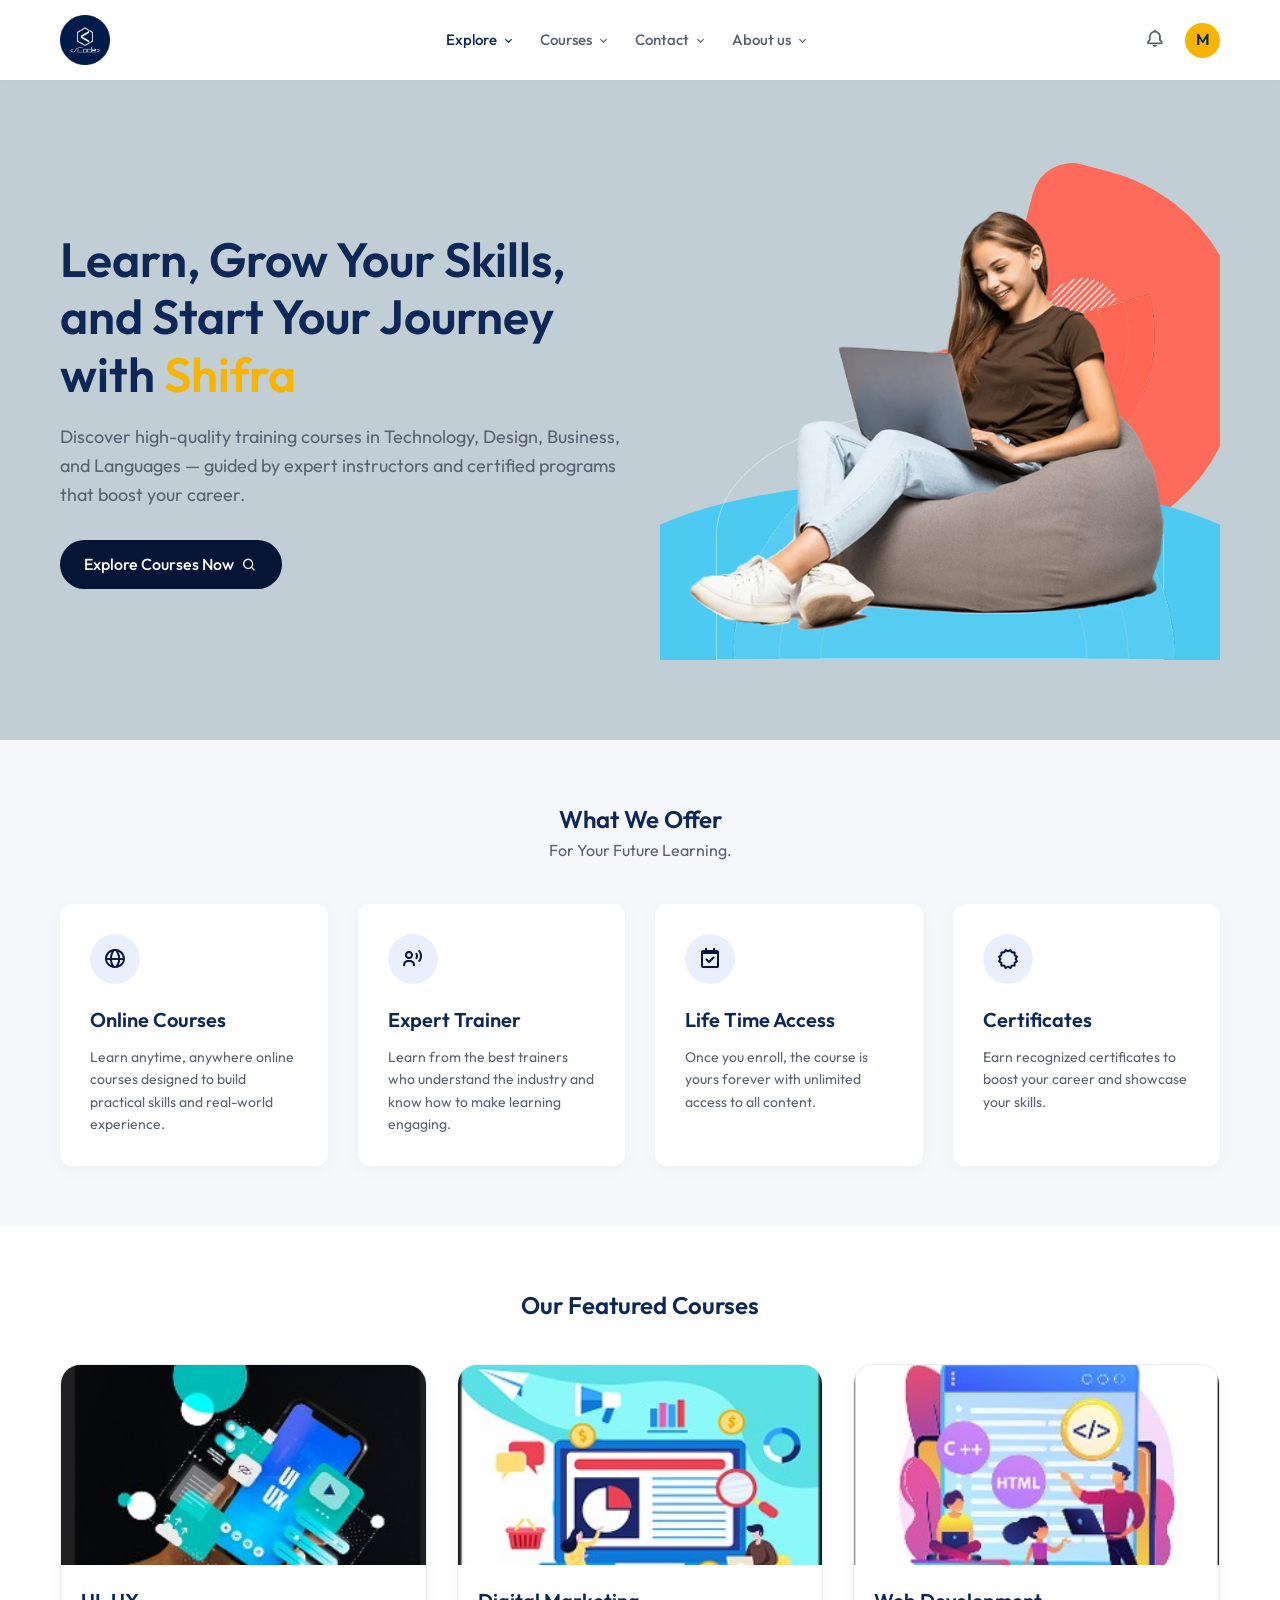
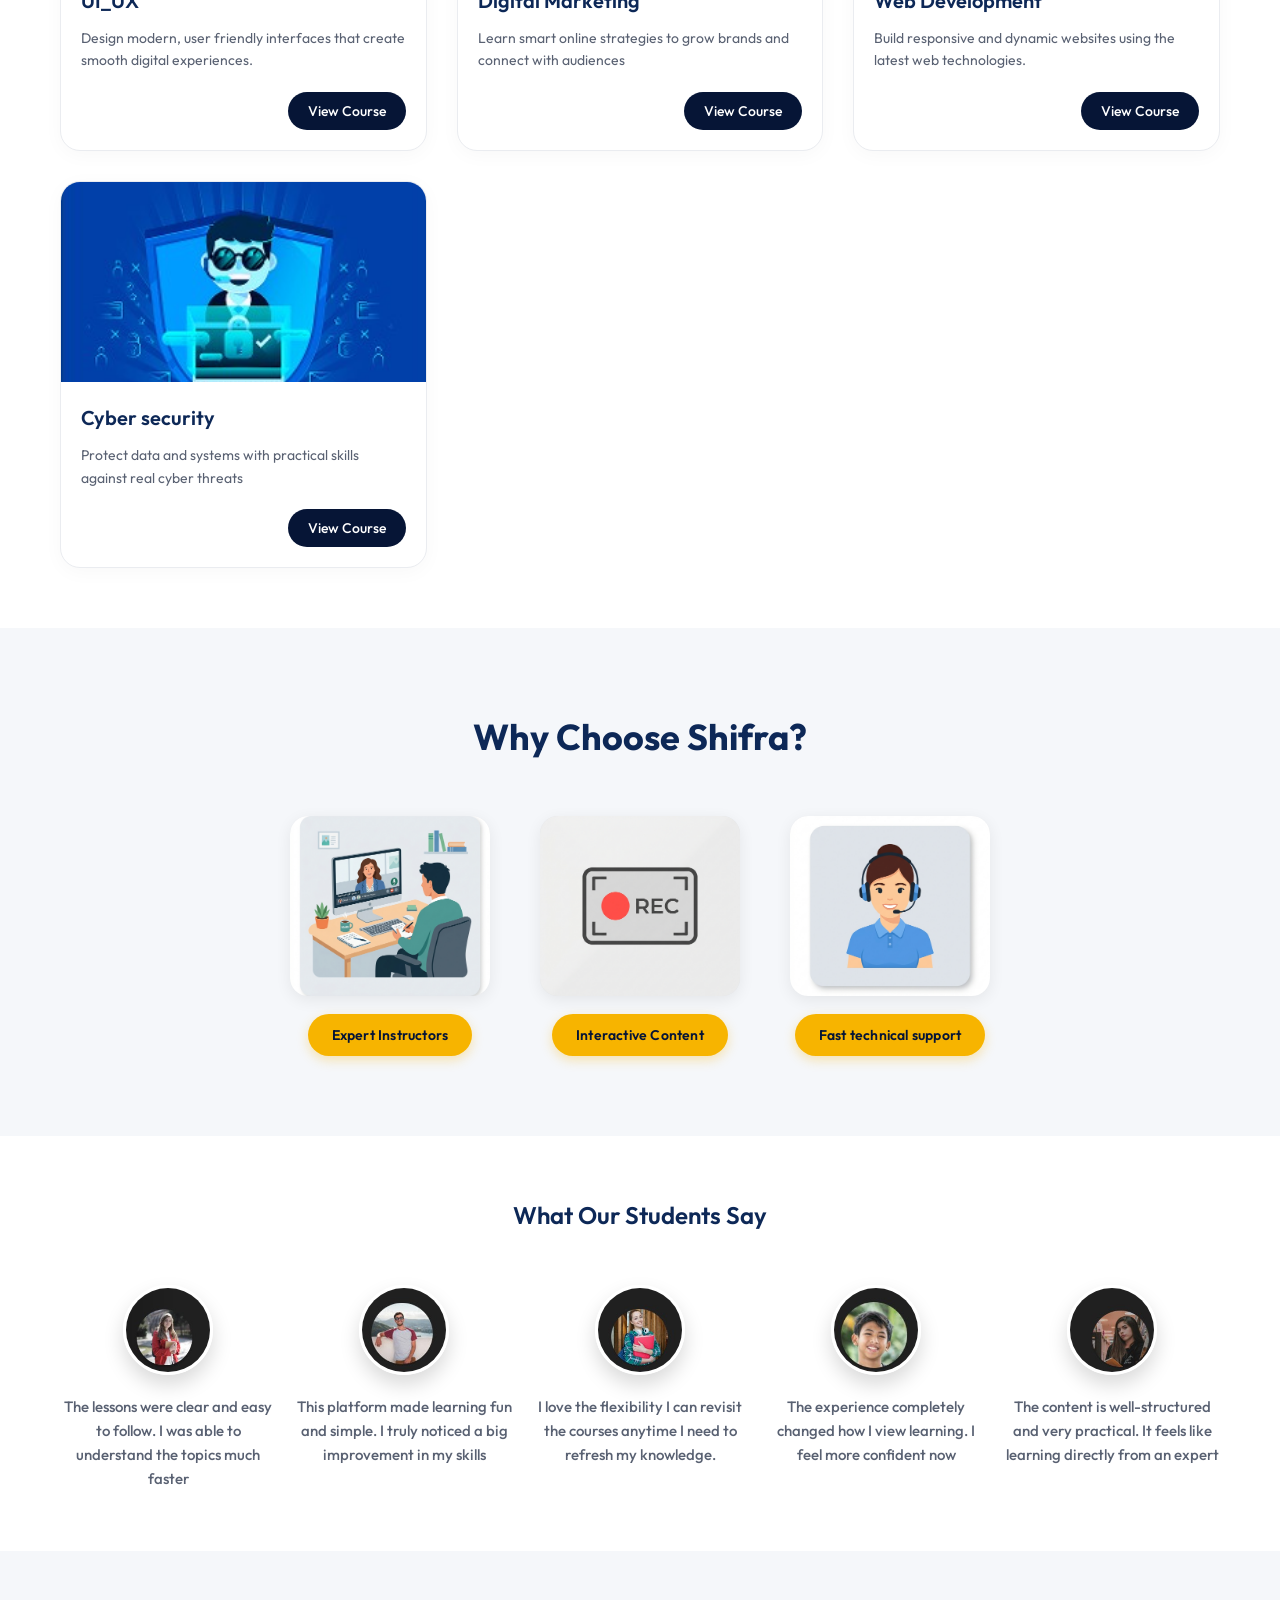
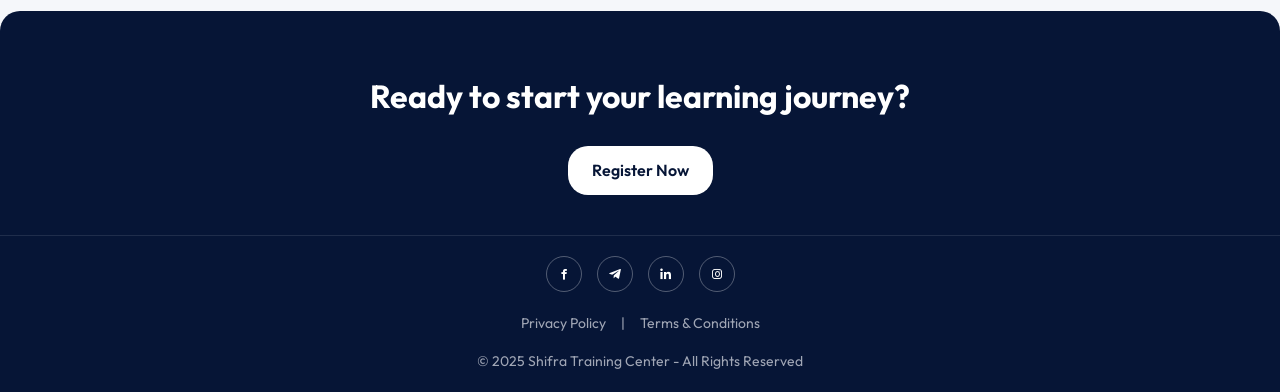
<file: index.html>
<!DOCTYPE html>
<html lang="en">

<head>
  <meta charset="UTF-8">
  <meta name="viewport" content="width=device-width, initial-scale=1.0">
  <title>Shifra - Online Learning Platform</title>
  <meta name="description"
    content="Discover high-quality training courses in Technology, Design, Business, and Languages.">
  <link href='https://unpkg.com/boxicons@2.1.4/css/boxicons.min.css' rel='stylesheet'>
  <link rel="stylesheet" href="css/style.css">
</head>

<body>


  <nav class="navbar" id="navbar">
    <div class="container">
      <a href="index.html" class="logo">
        <img src="images/logo.png" alt="Shifra Logo">
      </a>

      <ul class="nav-links" id="navLinks">
        <li><a href="index.html" class="active">Explore <i class='bx bx-chevron-down'></i></a></li>
        <li><a href="courses.html">Courses <i class='bx bx-chevron-down'></i></a></li>
        <li><a href="contact.html">Contact <i class='bx bx-chevron-down'></i></a></li>
        <li><a href="about.html">About us <i class='bx bx-chevron-down'></i></a></li>
      </ul>

      <div class="nav-right">
        <button class="icon-btn"><i class='bx bx-bell'></i></button>
        <div class="profile-avatar">M</div>
        <button class="mobile-menu-btn" id="mobileMenuBtn">
          <i class='bx bx-menu'></i>
        </button>
      </div>
    </div>
  </nav>


  <section class="hero-section">
    <div class="container hero-container">
      <div class="hero-content">
        <h1 class="h1">Learn, Grow Your Skills,<br>and Start Your Journey<br>with <span
            class="text-accent">Shifra</span></h1>
        <p>Discover high-quality training courses in Technology, Design, Business, and Languages — guided by expert
          instructors and certified programs that boost your career.</p>
        <a href="courses.html" class="btn btn-primary">Explore Courses Now <i class='bx bx-search'></i></a>
      </div>
      <div class="hero-image">
        <div class="hero-shape-bg">
          <div class="shape-red"></div>
          <div class="shape-blue"></div>
          <div class="shape-circle-pattern"></div>
        </div>
        <img src="images/hero-student.png" alt="Student learning" class="hero-main-img">
      </div>
    </div>
  </section>


  <section class="features-section">
    <div class="container text-center">
      <h2 class="h2">What We Offer</h2>
      <p class="subtitle">For Your Future Learning.</p>

      <div class="features-grid">
        <div class="feature-card">
          <div class="icon-wrapper"><i class='bx bx-globe'></i></div>
          <h3 class="h3">Online Courses</h3>
          <p>Learn anytime, anywhere online courses designed to build practical skills and real-world experience.</p>
        </div>
        <div class="feature-card">
          <div class="icon-wrapper"><i class='bx bx-user-voice'></i></div>
          <h3 class="h3">Expert Trainer</h3>
          <p>Learn from the best trainers who understand the industry and know how to make learning engaging.</p>
        </div>
        <div class="feature-card">
          <div class="icon-wrapper"><i class='bx bx-calendar-check'></i></div>
          <h3 class="h3">Life Time Access</h3>
          <p>Once you enroll, the course is yours forever with unlimited access to all content.</p>
        </div>
        <div class="feature-card">
          <div class="icon-wrapper"><i class='bx bx-certification'></i></div>
          <h3 class="h3">Certificates</h3>
          <p>Earn recognized certificates to boost your career and showcase your skills.</p>
        </div>
      </div>
    </div>
  </section>


  <section class="courses-section">
    <div class="container">
      <h2 class="h2 text-center">Our Featured Courses</h2>

      <div class="courses-grid">
        <div class="course-card">
          <img src="images/course-uiux.jpg" alt="UI UX" class="course-img">
          <div class="course-content">
            <h3 class="h3">UI_UX</h3>
            <p>Design modern, user friendly interfaces that create smooth digital experiences.</p>
            <a href="course-details.html" class="btn btn-primary btn-sm">View Course</a>
          </div>
        </div>
        <div class="course-card">
          <img src="images/course-digital.jpg" alt="Digital Marketing" class="course-img">
          <div class="course-content">
            <h3 class="h3">Digital Marketing</h3>
            <p>Learn smart online strategies to grow brands and connect with audiences</p>
            <a href="#" class="btn btn-primary btn-sm">View Course</a>
          </div>
        </div>
        <div class="course-card">
          <img src="images/course-web.jpg" alt="Web Development" class="course-img">
          <div class="course-content">
            <h3 class="h3">Web Development</h3>
            <p>Build responsive and dynamic websites using the latest web technologies.</p>
            <a href="#" class="btn btn-primary btn-sm">View Course</a>
          </div>
        </div>
        <div class="course-card">
          <img src="images/course-cyber.jpg" alt="Cyber Security" class="course-img">
          <div class="course-content">
            <h3 class="h3">Cyber security</h3>
            <p>Protect data and systems with practical skills against real cyber threats</p>
            <a href="#" class="btn btn-primary btn-sm">View Course</a>
          </div>
        </div>
      </div>
    </div>
  </section>


  <section class="why-choose-section">
    <div class="container text-center">
      <h2 class="h2">Why Choose Shifra?</h2>
      <div class="why-grid">
        <div class="why-item">
          <div class="why-img"><img src="images/expert.png" alt="Expert Instructors"></div>
          <span class="badge badge-yellow">Expert Instructors</span>
        </div>
        <div class="why-item">
          <div class="why-img"><img src="images/interactive.png" alt="Interactive Content"></div>
          <span class="badge badge-yellow">Interactive Content</span>
        </div>
        <div class="why-item">
          <div class="why-img"><img src="images/support.png" alt="Fast Support"></div>
          <span class="badge badge-yellow">Fast technical support</span>
        </div>
      </div>
    </div>
  </section>


  <section class="testimonials-section">
    <div class="container text-center">
      <h2 class="h2">What Our Students Say</h2>

      <div class="testimo-grid">
        <div class="testimo-card">
          <img src="images/student-1.jpg" alt="Student" class="testimo-avatar">
          <p>The lessons were clear and easy to follow. I was able to understand the topics much faster</p>
        </div>
        <div class="testimo-card">
          <img src="images/student-2.jpg" alt="Student" class="testimo-avatar">
          <p>This platform made learning fun and simple. I truly noticed a big improvement in my skills</p>
        </div>
        <div class="testimo-card">
          <img src="images/student-3.jpg" alt="Student" class="testimo-avatar">
          <p>I love the flexibility I can revisit the courses anytime I need to refresh my knowledge.</p>
        </div>
        <div class="testimo-card">
          <img src="images/student-4.jpg" alt="Student" class="testimo-avatar">
          <p>The experience completely changed how I view learning. I feel more confident now</p>
        </div>
        <div class="testimo-card">
          <img src="images/student-5.jpg" alt="Student" class="testimo-avatar">
          <p>The content is well-structured and very practical. It feels like learning directly from an expert</p>
        </div>
      </div>
    </div>
  </section>


  <footer class="footer">
    <div class="footer-top">
      <h2>Ready to start your learning journey?</h2>
      <a href="#" class="btn btn-white">Register Now</a>
    </div>
    <div class="footer-bottom">
      <div class="social-links">
        <a href="#"><i class='bx bxl-facebook'></i></a>
        <a href="#"><i class='bx bxl-telegram'></i></a>
        <a href="#"><i class='bx bxl-linkedin'></i></a>
        <a href="#"><i class='bx bxl-instagram'></i></a>
      </div>
      <div class="footer-links">
        <a href="#">Privacy Policy</a> | <a href="#">Terms & Conditions</a>
      </div>
      <p>&copy; 2025 Shifra Training Center - All Rights Reserved</p>
    </div>
  </footer>

  <script src="js/main.js"></script>
</body>

</html>
</file>
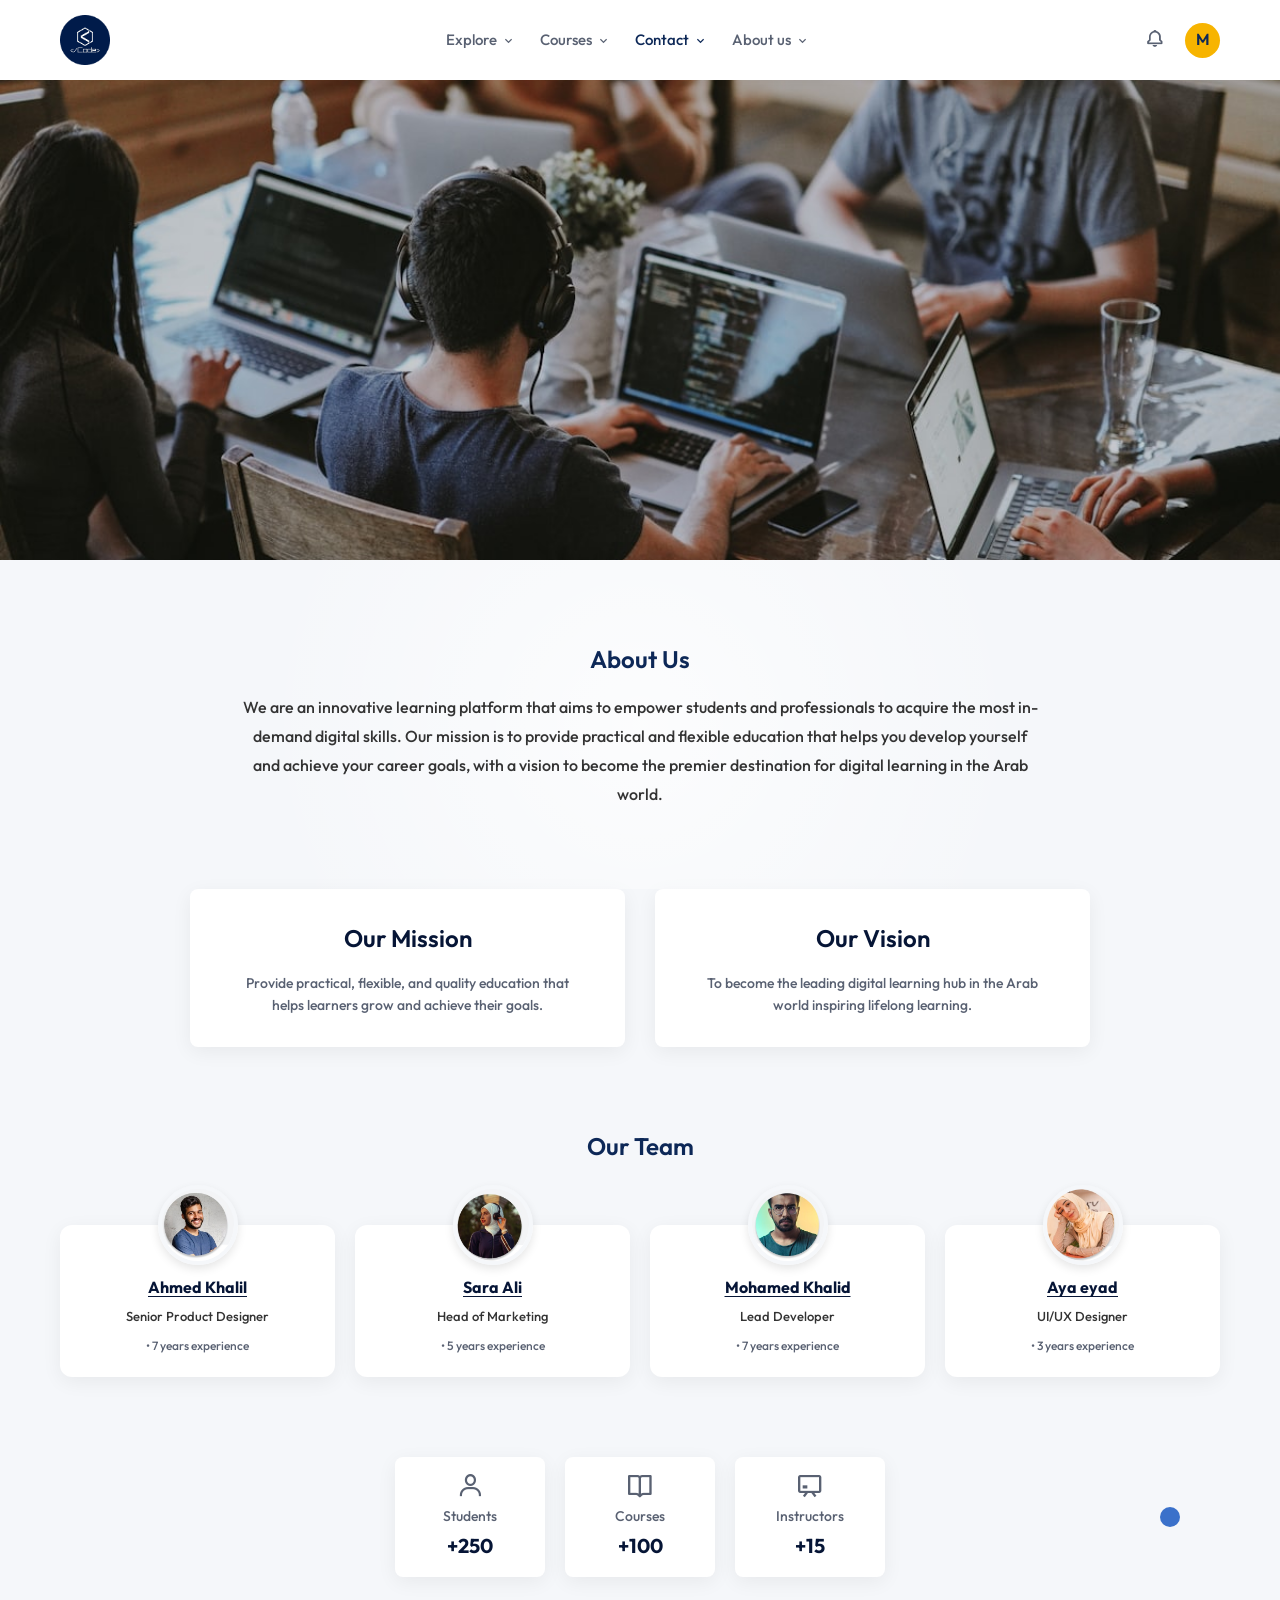
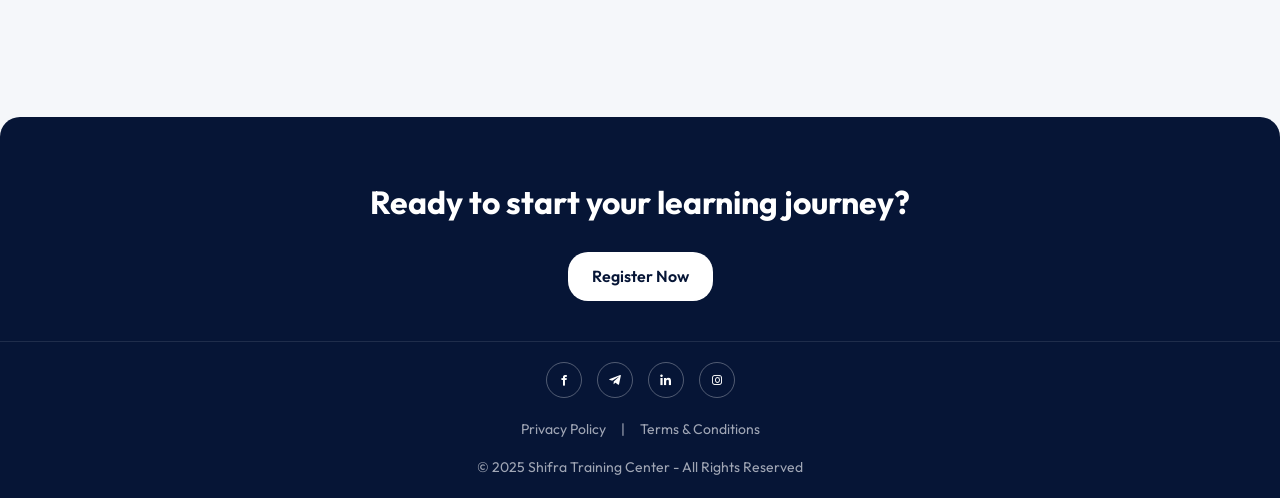
<file: about.html>
<!DOCTYPE html>
<html lang="en">
<head>
  <meta charset="UTF-8">
  <meta name="viewport" content="width=device-width, initial-scale=1.0">
  <title>About Us - Shifra Online</title>
  <link href='https://unpkg.com/boxicons@2.1.4/css/boxicons.min.css' rel='stylesheet'>
  <link rel="stylesheet" href="css/style.css">
</head>
<body>

  
  <nav class="navbar" id="navbar">
    <div class="container">
      <a href="index.html" class="logo">
        <img src="images/logo.png" alt="Shifra Logo">
      </a>
      
      <ul class="nav-links" id="navLinks">
        <li><a href="index.html">Explore <i class='bx bx-chevron-down'></i></a></li>
        <li><a href="courses.html">Courses <i class='bx bx-chevron-down'></i></a></li>
        <li><a href="contact.html" class="active">Contact <i class='bx bx-chevron-down'></i></a></li>
        <li><a href="about.html">About us <i class='bx bx-chevron-down'></i></a></li>
      </ul>

      <div class="nav-right">
        <button class="icon-btn"><i class='bx bx-bell'></i></button>
        <div class="profile-avatar">M</div>
        <button class="mobile-menu-btn" id="mobileMenuBtn">
          <i class='bx bx-menu'></i>
        </button>
      </div>
    </div>
  </nav>

  
  <section class="about-header text-center">
    <img src="images/about.jpg" alt="About Us Cover" class="about-cover">
    <div class="container about-text-container">
      <h1 class="h1 mt-40">About Us</h1>
      <p class="about-desc">We are an innovative learning platform that aims to empower students and professionals to acquire the most in-demand digital skills. Our mission is to provide practical and flexible education that helps you develop yourself and achieve your career goals, with a vision to become the premier destination for digital learning in the Arab world.</p>
    </div>
  </section>

  
  <section class="mission-vision">
    <div class="container">
      <div class="mv-grid">
        <div class="mv-card">
          <h2 class="h2 text-primary">Our Mission</h2>
          <p>Provide practical, flexible, and quality education that helps learners grow and achieve their goals.</p>
        </div>
        <div class="mv-card">
          <h2 class="h2 text-primary">Our Vision</h2>
          <p>To become the leading digital learning hub in the Arab world inspiring lifelong learning.</p>
        </div>
      </div>
    </div>
  </section>

  
  <section class="our-team">
    <div class="container text-center">
      <h2 class="h2 mb-40">Our Team</h2>
      <div class="team-grid">
        <div class="team-card">
          <img src="images/team-1.jpg" alt="Ahmed Khalil" class="team-avatar">
          <h3 class="name-color"><u>Ahmed Khalil</u></h3>
          <p>Senior Product Designer</p>
          <span>• 7 years experience</span>
        </div>
        <div class="team-card">
          <img src="images/team-2.jpg" alt="Sara Ali" class="team-avatar">
          <h3 class="name-color"><u>Sara Ali</u></h3>
          <p>Head of Marketing</p>
          <span>• 5 years experience</span>
        </div>
        <div class="team-card">
          <img src="images/team-3.jpg" alt="Mohamed Khalid" class="team-avatar">
          <h3 class="name-color"><u>Mohamed Khalid</u></h3>
          <p>Lead Developer</p>
          <span>• 7 years experience</span>
        </div>
        <div class="team-card">
          <img src="images/team-4.jpg" alt="Aya eyad" class="team-avatar">
          <h3 class="name-color"><u>Aya eyad</u></h3>
          <p>UI/UX Designer</p>
          <span>• 3 years experience</span>
        </div>
      </div>
    </div>
  </section>

  
  <section class="stats-section mb-60">
    <div class="container stats-container">
      <div class="stats-grid">
        <div class="stat-card">
          <i class='bx bx-user' style="font-size: 28px; color: var(--secondary-text); margin-bottom: 5px;"></i>
          <span class="stat-lbl">Students</span>
          <strong class="stat-val">+250</strong>
        </div>
        <div class="stat-card">
          <i class='bx bx-book-open' style="font-size: 28px; color: var(--secondary-text); margin-bottom: 5px;"></i>
          <span class="stat-lbl">Courses</span>
          <strong class="stat-val">+100</strong>
        </div>
        <div class="stat-card">
          <i class='bx bx-chalkboard' style="font-size: 28px; color: var(--secondary-text); margin-bottom: 5px;"></i>
          <span class="stat-lbl">Instructors</span>
          <strong class="stat-val">+15</strong>
        </div>
      </div>
      <div class="decorative-dot"></div>
    </div>
  </section>

  
  <footer class="footer">
    <div class="footer-top">
      <h2>Ready to start your learning journey?</h2>
      <a href="#" class="btn btn-white">Register Now</a>
    </div>
    <div class="footer-bottom">
      <div class="social-links">
        <a href="#"><i class='bx bxl-facebook'></i></a>
        <a href="#"><i class='bx bxl-telegram'></i></a>
        <a href="#"><i class='bx bxl-linkedin'></i></a>
        <a href="#"><i class='bx bxl-instagram'></i></a>
      </div>
      <div class="footer-links">
        <a href="#">Privacy Policy</a> | <a href="#">Terms & Conditions</a>
      </div>
      <p>&copy; 2025 Shifra Training Center - All Rights Reserved</p>
    </div>
  </footer>

  <script src="js/main.js"></script>
</body>
</html>
</file>
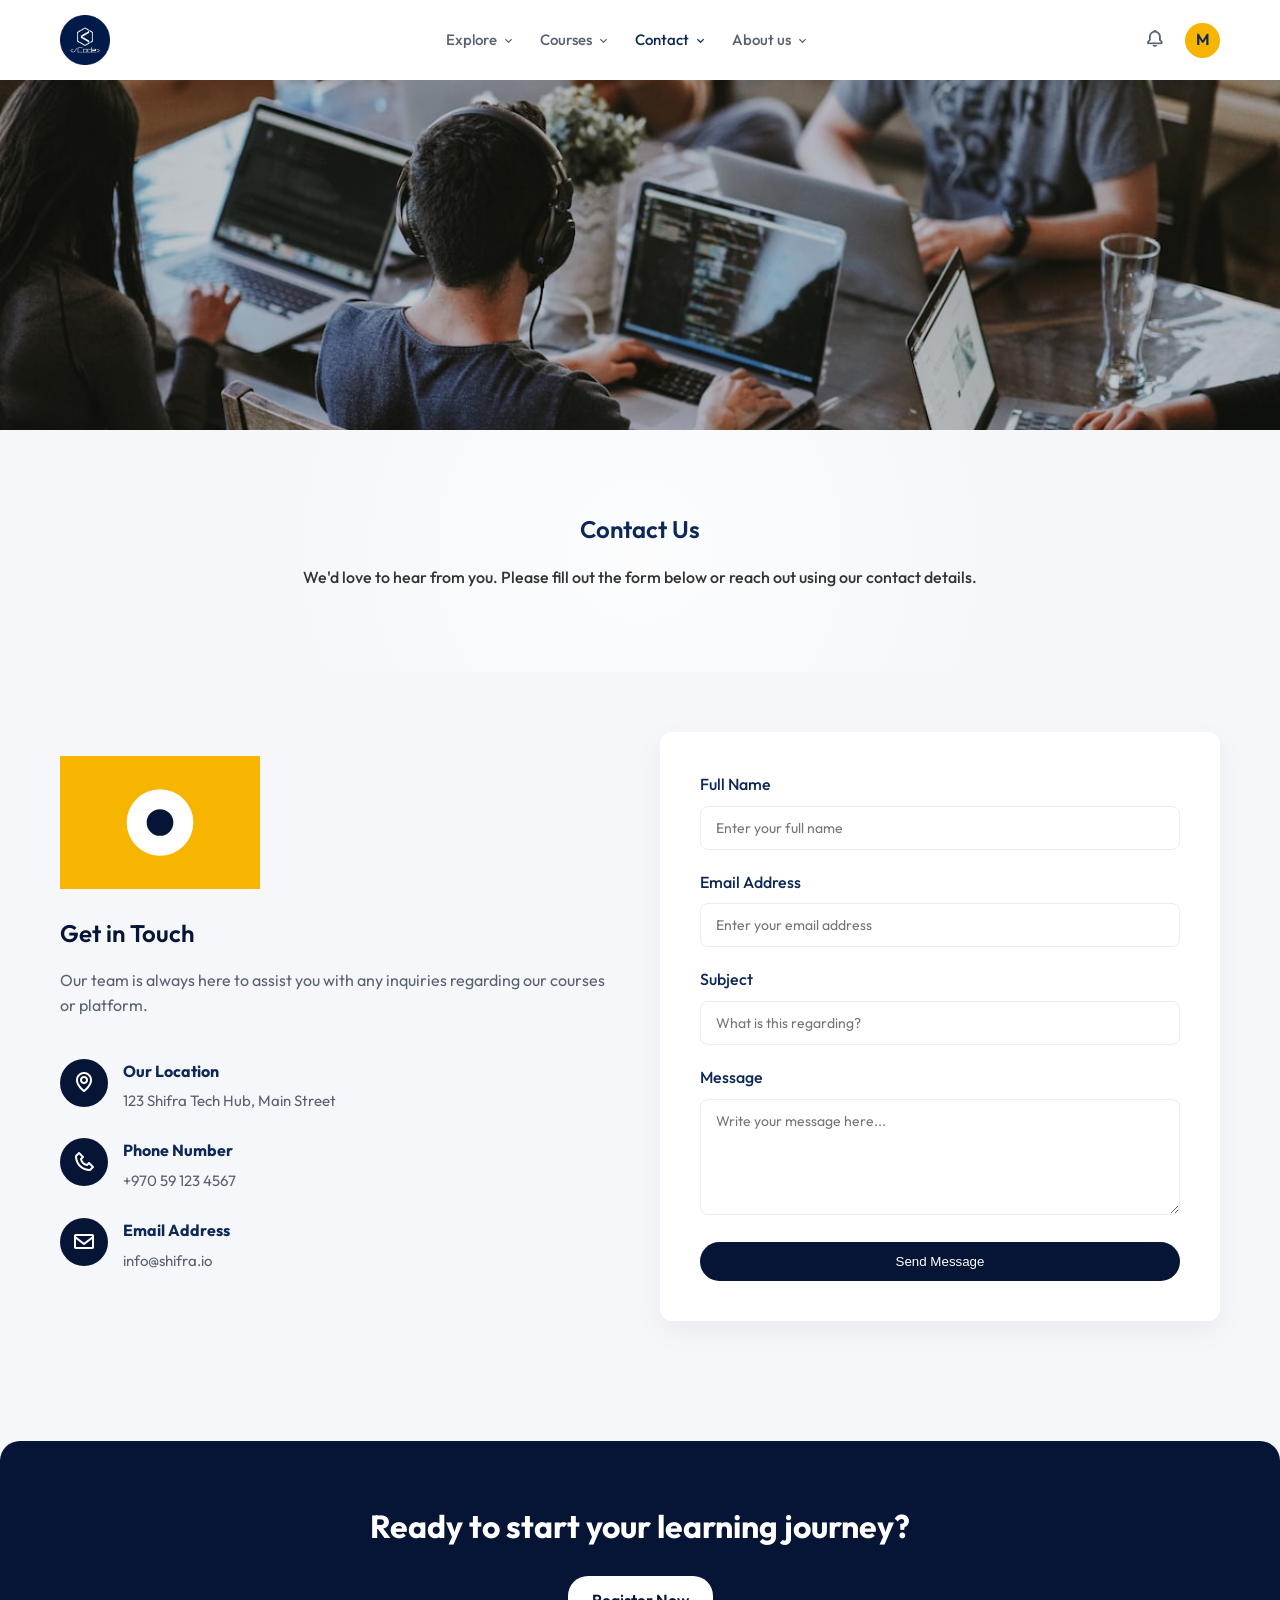
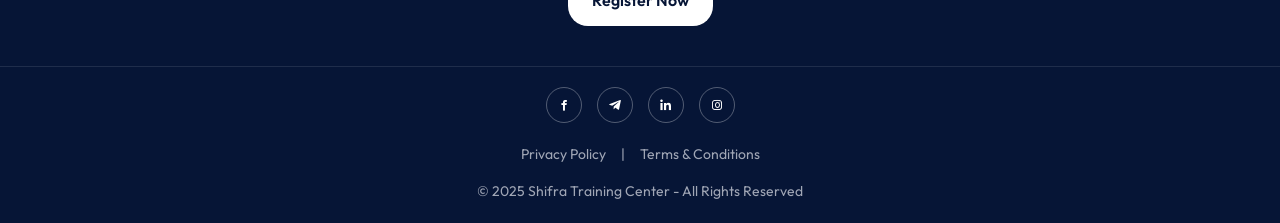
<file: contact.html>
<!DOCTYPE html>
<html lang="en">
<head>
  <meta charset="UTF-8">
  <meta name="viewport" content="width=device-width, initial-scale=1.0">
  <title>Contact Us - Shifra Online</title>
  <link href='https://unpkg.com/boxicons@2.1.4/css/boxicons.min.css' rel='stylesheet'>
  <link rel="stylesheet" href="css/style.css">
</head>
<body>

  
  <nav class="navbar" id="navbar">
    <div class="container">
      <a href="index.html" class="logo">
        <img src="images/logo.png" alt="Shifra Logo">
      </a>
      
      <ul class="nav-links" id="navLinks">
        <li><a href="index.html">Explore <i class='bx bx-chevron-down'></i></a></li>
        <li><a href="courses.html">Courses <i class='bx bx-chevron-down'></i></a></li>
        <li><a href="contact.html" class="active">Contact <i class='bx bx-chevron-down'></i></a></li>
        <li><a href="about.html">About us <i class='bx bx-chevron-down'></i></a></li>
      </ul>

      <div class="nav-right">
        <button class="icon-btn"><i class='bx bx-bell'></i></button>
        <div class="profile-avatar">M</div>
        <button class="mobile-menu-btn" id="mobileMenuBtn">
          <i class='bx bx-menu'></i>
        </button>
      </div>
    </div>
  </nav>

  
  <section class="about-header text-center">
    <img src="images/about.jpg" alt="Contact Us Banner" class="about-cover" style="height: 350px;">
    <div class="container about-text-container">
      <h1 class="h1 mt-40">Contact Us</h1>
      <p class="about-desc">We'd love to hear from you. Please fill out the form below or reach out using our contact details.</p>
    </div>
  </section>

  
  <section class="contact-section">
    <div class="container">
      <div class="contact-grid">
        
        
        <div class="contact-info">
          <img src="images/support.svg" alt="Customer Support" style="max-width: 200px; margin-bottom: 25px;">
          <h2 class="h2 text-primary">Get in Touch</h2>
          <p class="mb-40">Our team is always here to assist you with any inquiries regarding our courses or platform.</p>
          
          <div class="info-item">
            <i class='bx bx-map'></i>
            <div>
              <strong>Our Location</strong>
              <p>123 Shifra Tech Hub, Main Street</p>
            </div>
          </div>
          
          <div class="info-item">
            <i class='bx bx-phone'></i>
            <div>
              <strong>Phone Number</strong>
              <p>+970 59 123 4567</p>
            </div>
          </div>
          
          <div class="info-item">
            <i class='bx bx-envelope'></i>
            <div>
              <strong>Email Address</strong>
              <p>info@shifra.io</p>
            </div>
          </div>
        </div>

        
        <div class="contact-form-card">
          <form action="#" method="POST" class="contact-form">
            <div class="form-group">
              <label for="name">Full Name</label>
              <input type="text" id="name" class="form-control" placeholder="Enter your full name" required>
            </div>
            
            <div class="form-group">
              <label for="email">Email Address</label>
              <input type="email" id="email" class="form-control" placeholder="Enter your email address" required>
            </div>
            
            <div class="form-group">
              <label for="subject">Subject</label>
              <input type="text" id="subject" class="form-control" placeholder="What is this regarding?" required>
            </div>
            
            <div class="form-group">
              <label for="message">Message</label>
              <textarea id="message" class="form-control" rows="5" placeholder="Write your message here..." required></textarea>
            </div>
            
            <button type="submit" class="btn btn-primary w-100 mt-20" style="width: 100%;">Send Message</button>
          </form>
        </div>

      </div>
    </div>
  </section>

  
  <footer class="footer">
    <div class="footer-top">
      <h2>Ready to start your learning journey?</h2>
      <a href="#" class="btn btn-white">Register Now</a>
    </div>
    <div class="footer-bottom">
      <div class="social-links">
        <a href="#"><i class='bx bxl-facebook'></i></a>
        <a href="#"><i class='bx bxl-telegram'></i></a>
        <a href="#"><i class='bx bxl-linkedin'></i></a>
        <a href="#"><i class='bx bxl-instagram'></i></a>
      </div>
      <div class="footer-links">
        <a href="#">Privacy Policy</a> | <a href="#">Terms & Conditions</a>
      </div>
      <p>&copy; 2025 Shifra Training Center - All Rights Reserved</p>
    </div>
  </footer>

  <script src="js/main.js"></script>
</body>
</html>
</file>
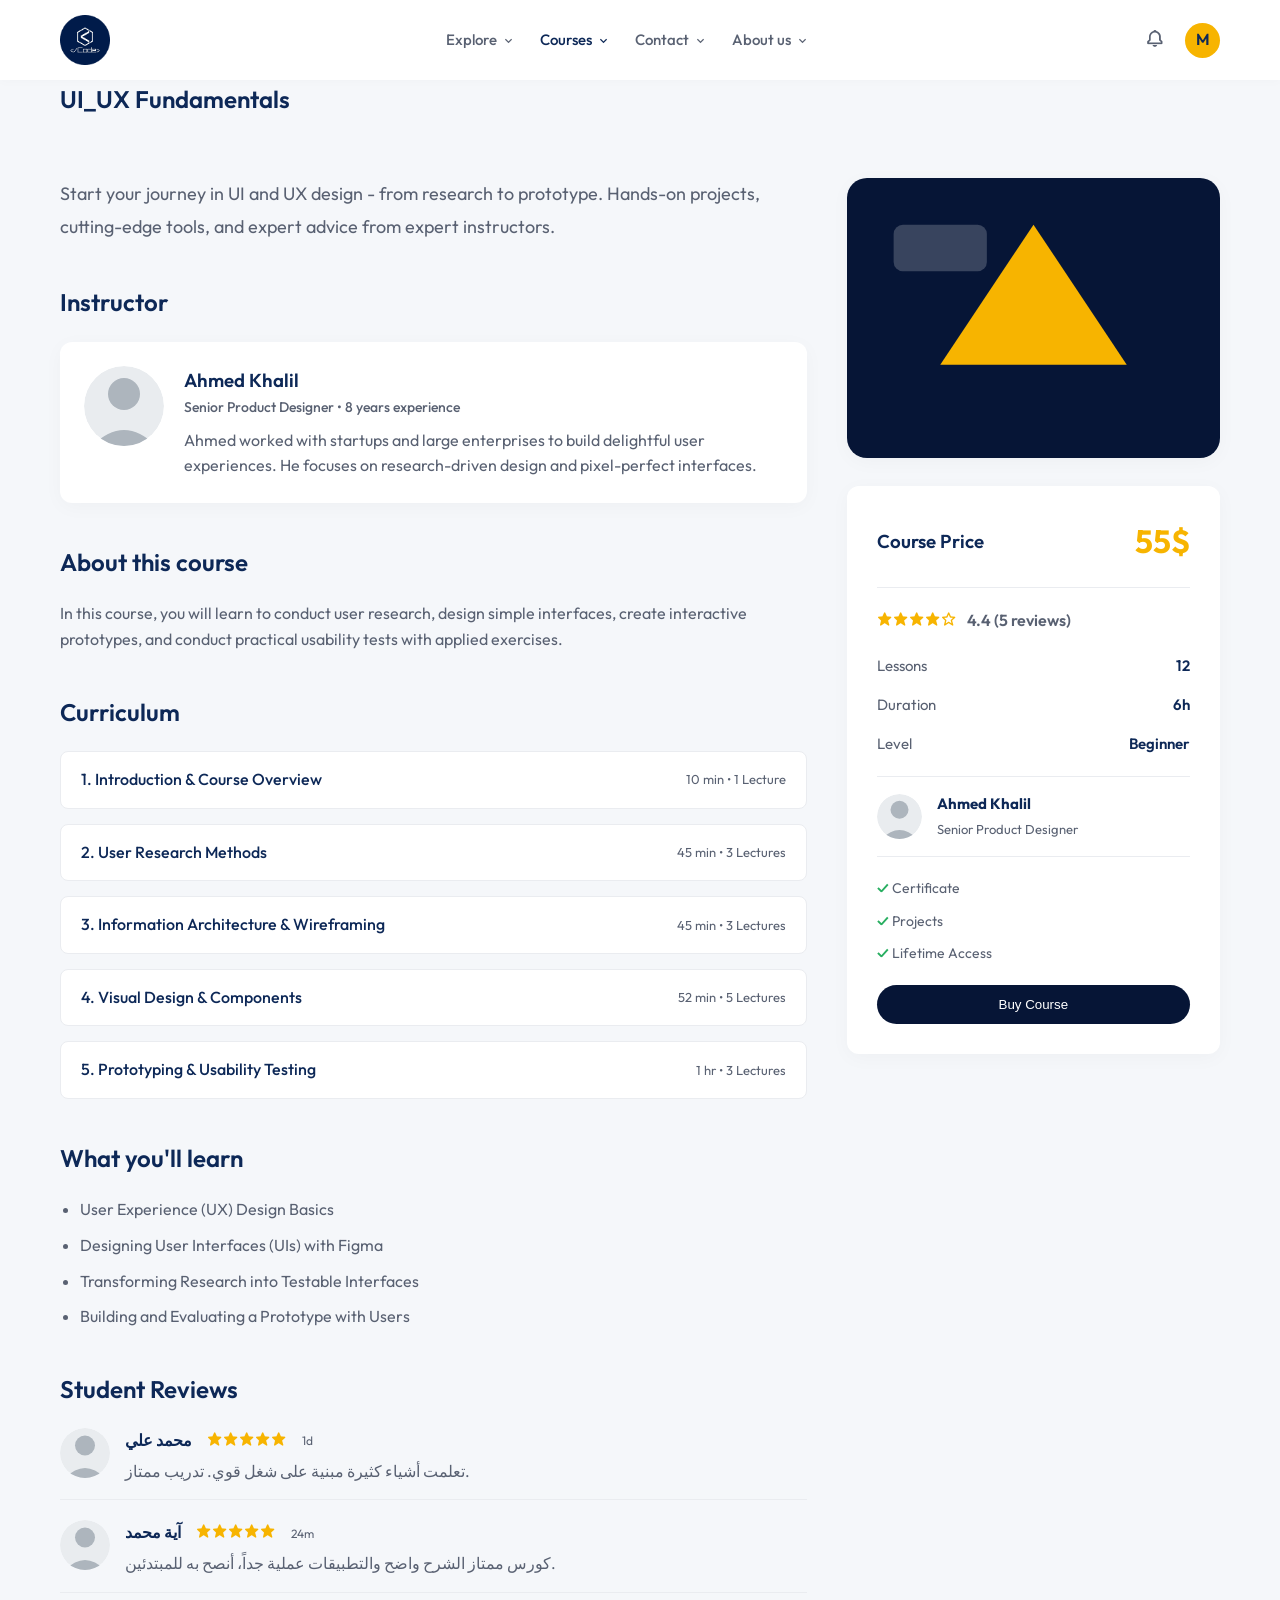
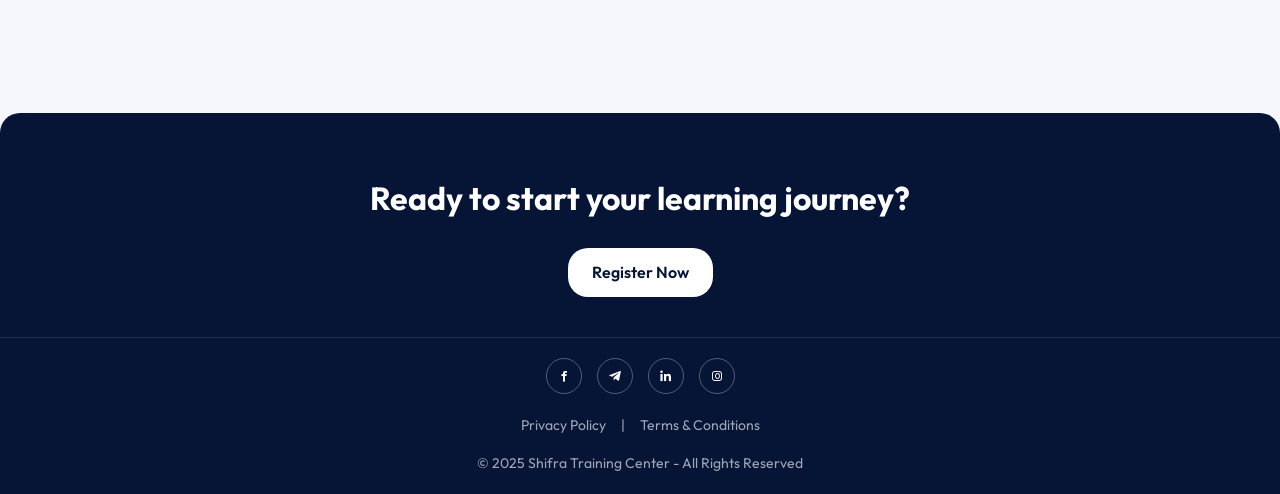
<file: course-details.html>
<!DOCTYPE html>
<html lang="en">
<head>
  <meta charset="UTF-8">
  <meta name="viewport" content="width=device-width, initial-scale=1.0">
  <title>Course Details - Shifra Online</title>
  <link href='https://unpkg.com/boxicons@2.1.4/css/boxicons.min.css' rel='stylesheet'>
  <link rel="stylesheet" href="css/style.css">
</head>
<body>

  
  <nav class="navbar" id="navbar">
    <div class="container">
      <a href="index.html" class="logo">
        <img src="images/logo.png" alt="Shifra Logo">
      </a>
      
      <ul class="nav-links" id="navLinks">
        <li><a href="index.html">Explore <i class='bx bx-chevron-down'></i></a></li>
        <li><a href="courses.html" class="active">Courses <i class='bx bx-chevron-down'></i></a></li>
        <li><a href="contact.html">Contact <i class='bx bx-chevron-down'></i></a></li>
        <li><a href="about.html">About us <i class='bx bx-chevron-down'></i></a></li>
      </ul>

      <div class="nav-right">
        <button class="icon-btn"><i class='bx bx-bell'></i></button>
        <div class="profile-avatar">M</div>
        <button class="mobile-menu-btn" id="mobileMenuBtn">
          <i class='bx bx-menu'></i>
        </button>
      </div>
    </div>
  </nav>

  
  <section class="course-details-header">
    <div class="container">
      <h1 class="h1 mb-20">UI_UX Fundamentals</h1>
    </div>
  </section>

  
  <section class="course-details-layout">
    <div class="container course-grid-layout">
      
      
      <div class="course-left">
        <p class="course-intro">Start your journey in UI and UX design - from research to prototype. Hands-on projects, cutting-edge tools, and expert advice from expert instructors.</p>
        
        <h2 class="h2 mt-40 mb-20">Instructor</h2>
        <div class="instructor-card-large">
          <img src="images/avatar.svg" alt="Ahmed Khalil" class="inst-avatar">
          <div class="inst-info">
            <h3 class="h3">Ahmed Khalil</h3>
            <span class="inst-title">Senior Product Designer • 8 years experience</span>
            <p>Ahmed worked with startups and large enterprises to build delightful user experiences. He focuses on research-driven design and pixel-perfect interfaces.</p>
          </div>
        </div>

        <h2 class="h2 mt-40 mb-20">About this course</h2>
        <p>In this course, you will learn to conduct user research, design simple interfaces, create interactive prototypes, and conduct practical usability tests with applied exercises.</p>

        <h2 class="h2 mt-40 mb-20">Curriculum</h2>
        <div class="curriculum-list">
          <div class="curr-item">
            <div class="curr-head">
              <span class="curr-title">1. Introduction & Course Overview</span>
              <span class="curr-meta">10 min • 1 Lecture</span>
            </div>
          </div>
          <div class="curr-item">
            <div class="curr-head">
              <span class="curr-title">2. User Research Methods</span>
              <span class="curr-meta">45 min • 3 Lectures</span>
            </div>
          </div>
          <div class="curr-item">
            <div class="curr-head">
              <span class="curr-title">3. Information Architecture & Wireframing</span>
              <span class="curr-meta">45 min • 3 Lectures</span>
            </div>
          </div>
          <div class="curr-item">
            <div class="curr-head">
              <span class="curr-title">4. Visual Design & Components</span>
              <span class="curr-meta">52 min • 5 Lectures</span>
            </div>
          </div>
          <div class="curr-item">
            <div class="curr-head">
              <span class="curr-title">5. Prototyping & Usability Testing</span>
              <span class="curr-meta">1 hr • 3 Lectures</span>
            </div>
          </div>
        </div>

        <h2 class="h2 mt-40 mb-20">What you'll learn</h2>
        <ul class="learning-list">
          <li>User Experience (UX) Design Basics</li>
          <li>Designing User Interfaces (UIs) with Figma</li>
          <li>Transforming Research into Testable Interfaces</li>
          <li>Building and Evaluating a Prototype with Users</li>
        </ul>

        <h2 class="h2 mt-40 mb-20">Student Reviews</h2>
        <div class="student-reviews">
          <div class="review-item">
            <img src="images/avatar.svg" alt="Student" class="rev-avatar">
            <div class="rev-content">
              <div class="rev-top">
                <span class="rev-name">محمد علي</span>
                <div class="rev-stars"><i class='bx bxs-star text-accent'></i><i class='bx bxs-star text-accent'></i><i class='bx bxs-star text-accent'></i><i class='bx bxs-star text-accent'></i><i class='bx bxs-star text-accent'></i></div>
                <span class="rev-date">1d</span>
              </div>
              <p>تعلمت أشياء كثيرة مبنية على شغل قوي. تدريب ممتاز.</p>
            </div>
          </div>
          <div class="review-item">
            <img src="images/avatar.svg" alt="Student" class="rev-avatar">
            <div class="rev-content">
              <div class="rev-top">
                <span class="rev-name">آية محمد</span>
                <div class="rev-stars"><i class='bx bxs-star text-accent'></i><i class='bx bxs-star text-accent'></i><i class='bx bxs-star text-accent'></i><i class='bx bxs-star text-accent'></i><i class='bx bxs-star text-accent'></i></div>
                <span class="rev-date">24m</span>
              </div>
              <p>كورس ممتاز الشرح واضح والتطبيقات عملية جداً، أنصح به للمبتدئين.</p>
            </div>
          </div>
        </div>
      </div>

      
      <div class="course-right">
        <img src="images/uiux.svg" alt="UI UX Thumbnail" class="course-detail-img">
        <div class="price-card">
          <div class="price-header">
            <h3 class="h3">Course Price</h3>
            <span class="price-amount">55$</span>
          </div>
          <div class="price-stats">
            <div class="rating-box"><span class="stars text-accent"><i class='bx bxs-star'></i><i class='bx bxs-star'></i><i class='bx bxs-star'></i><i class='bx bxs-star'></i><i class='bx bx-star'></i></span> 4.4 (5 reviews)</div>
            <div class="course-features">
              <div class="stat"><span class="lbl">Lessons</span><span class="val">12</span></div>
              <div class="stat"><span class="lbl">Duration</span><span class="val">6h</span></div>
              <div class="stat"><span class="lbl">Level</span><span class="val">Beginner</span></div>
            </div>
            
            <div class="small-instructor">
              <img src="images/avatar.svg" alt="Ahmed" class="sm-avatar">
              <div class="sm-info">
                <strong>Ahmed Khalil</strong>
                <span>Senior Product Designer</span>
              </div>
            </div>

            <div class="perks">
              <span>Certificate</span>
              <span>Projects</span>
              <span>Lifetime Access</span>
            </div>
            
            <button class="btn btn-primary w-100 mt-20">Buy Course</button>
          </div>
        </div>
      </div>

    </div>
  </section>

  
  <footer class="footer">
    <div class="footer-top">
      <h2>Ready to start your learning journey?</h2>
      <a href="#" class="btn btn-white">Register Now</a>
    </div>
    <div class="footer-bottom">
      <div class="social-links">
        <a href="#"><i class='bx bxl-facebook'></i></a>
        <a href="#"><i class='bx bxl-telegram'></i></a>
        <a href="#"><i class='bx bxl-linkedin'></i></a>
        <a href="#"><i class='bx bxl-instagram'></i></a>
      </div>
      <div class="footer-links">
        <a href="#">Privacy Policy</a> | <a href="#">Terms & Conditions</a>
      </div>
      <p>&copy; 2025 Shifra Training Center - All Rights Reserved</p>
    </div>
  </footer>

  <script src="js/main.js"></script>
</body>
</html>
</file>
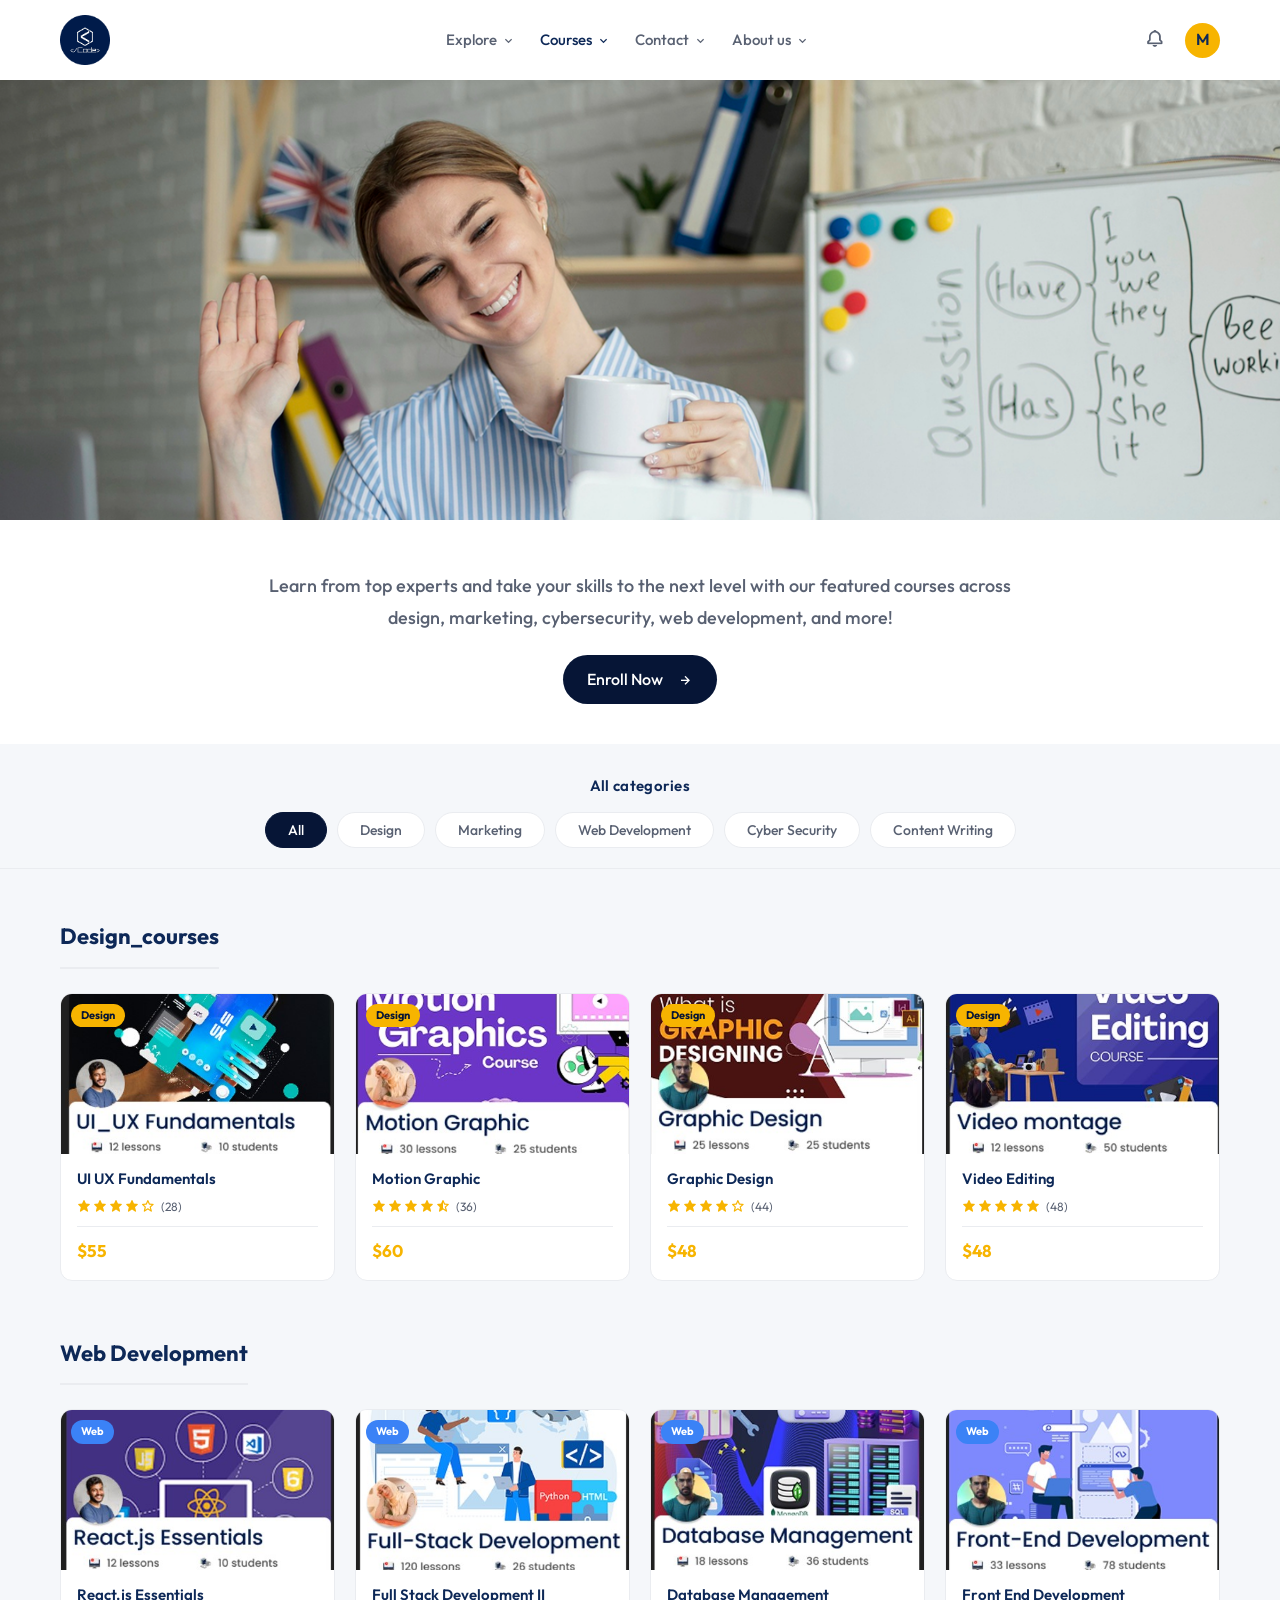
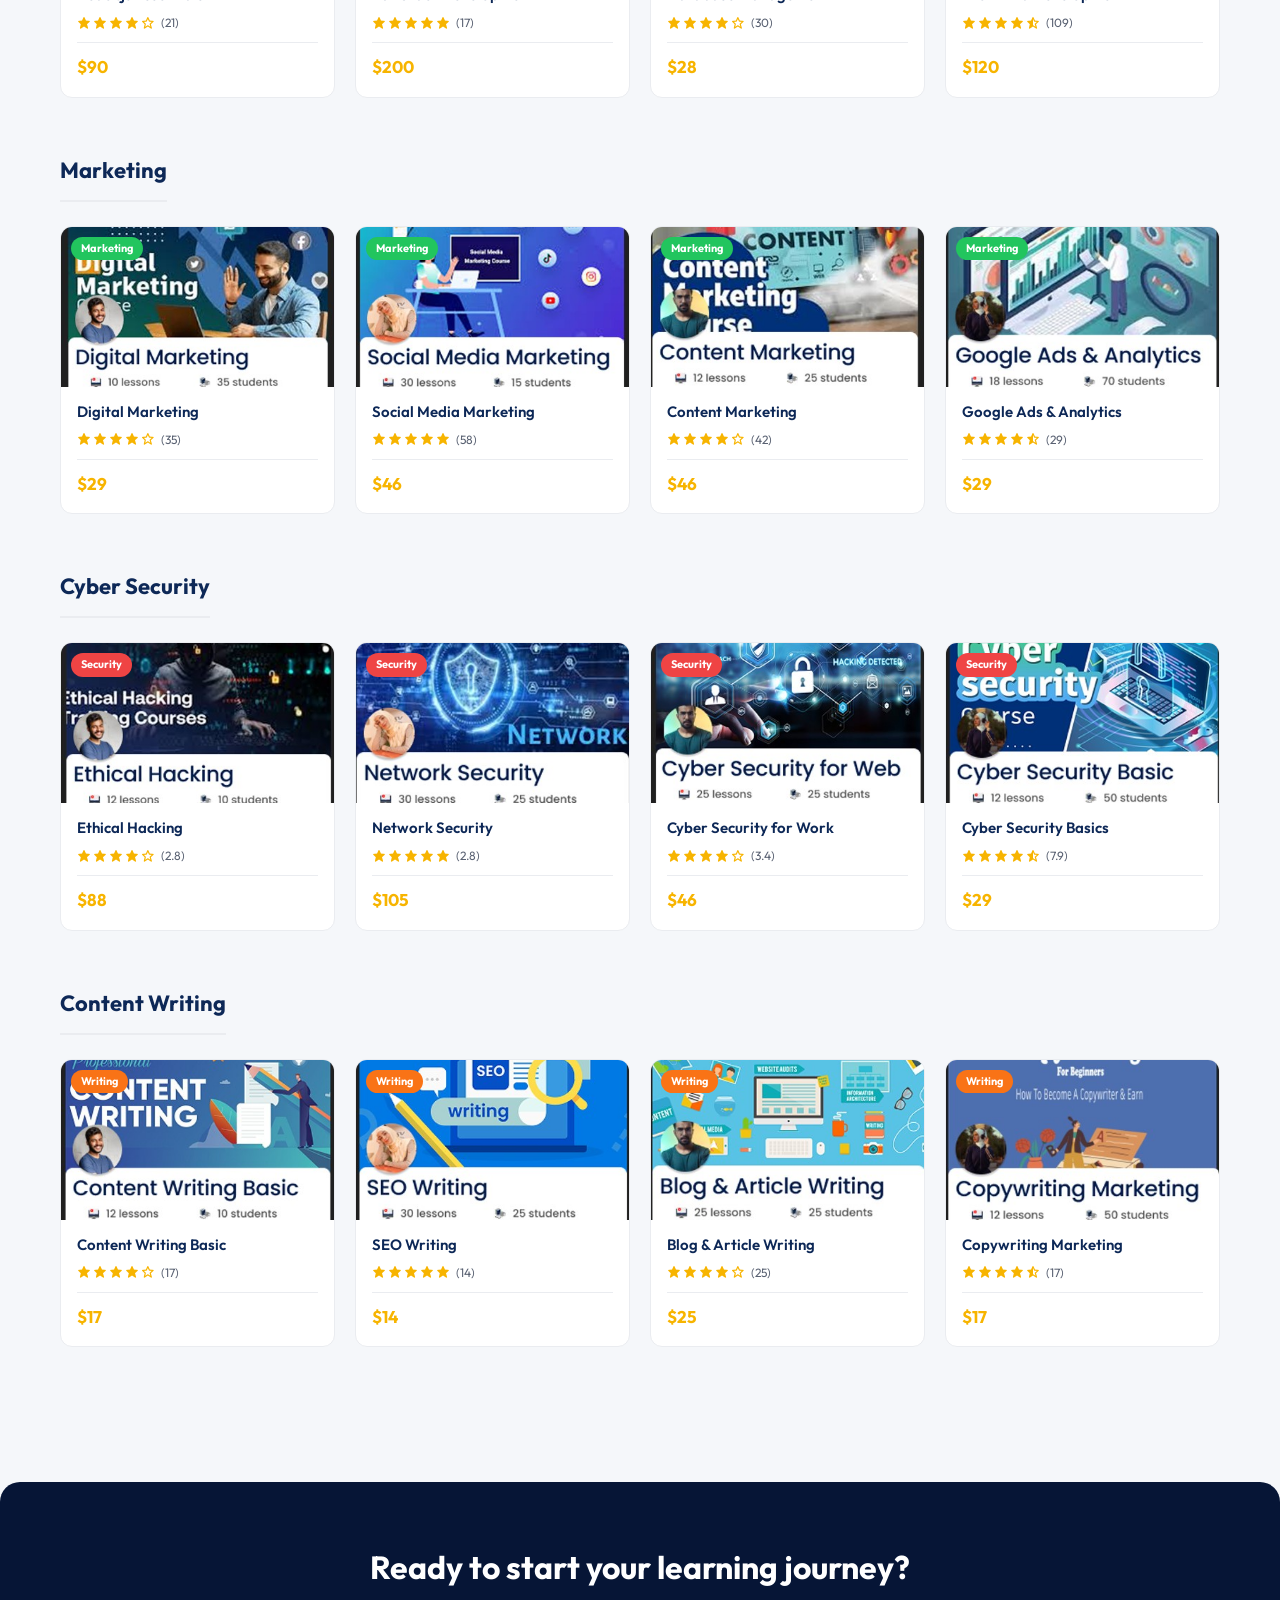
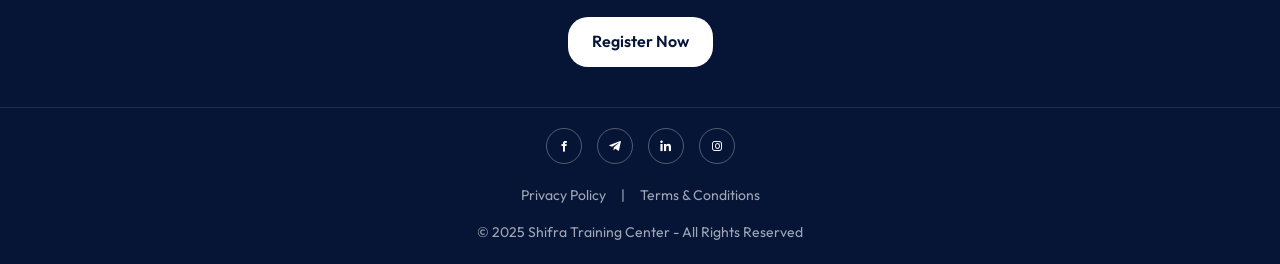
<file: courses.html>
<!DOCTYPE html>
<html lang="en">
<head>
  <meta charset="UTF-8">
  <meta name="viewport" content="width=device-width, initial-scale=1.0">
  <title>Courses - Shifra Online Learning</title>
  <meta name="description" content="Browse all Shifra courses across Design, Web Development, Marketing, Cyber Security, and Content Writing.">
  <link href='https://unpkg.com/boxicons@2.1.4/css/boxicons.min.css' rel='stylesheet'>
  <link rel="stylesheet" href="css/style.css">
</head>
<body>

  
  <nav class="navbar" id="navbar">
    <div class="container">
      <a href="index.html" class="logo"><img src="images/logo.png" alt="Shifra Logo"></a>
      <ul class="nav-links" id="navLinks">
        <li><a href="index.html">Explore <i class='bx bx-chevron-down'></i></a></li>
        <li><a href="courses.html" class="active">Courses <i class='bx bx-chevron-down'></i></a></li>
        <li><a href="contact.html">Contact <i class='bx bx-chevron-down'></i></a></li>
        <li><a href="about.html">About us <i class='bx bx-chevron-down'></i></a></li>
      </ul>
      <div class="nav-right">
        <button class="icon-btn"><i class='bx bx-bell'></i></button>
        <div class="profile-avatar">M</div>
        <button class="mobile-menu-btn" id="mobileMenuBtn">
          <i class='bx bx-menu'></i>
        </button>
      </div>
    </div>
  </nav>

  
  <section class="courses-hero">
    <img
      src="images/courses-banner.jpg"
      alt="Expert Instructor"
      class="courses-hero-img"
    >
  </section>

  
  <section class="courses-intro">
    <div class="container text-center">
      <p class="courses-intro-text">
        Learn from top experts and take your skills to the next level with our featured courses across design, marketing, cybersecurity, web development, and more!
      </p>
      <a href="#all-categories" class="btn btn-primary mt-20">Enroll Now &nbsp;<i class='bx bx-right-arrow-alt'></i></a>
    </div>
  </section>

  
  <section class="cat-filter-section" id="all-categories">
    <div class="container">
      <p class="cat-label">All categories</p>
      <div class="cat-tabs">
        <button class="cat-tab active" data-cat="all">All</button>
        <button class="cat-tab" data-cat="design">Design</button>
        <button class="cat-tab" data-cat="marketing">Marketing</button>
        <button class="cat-tab" data-cat="web">Web Development</button>
        <button class="cat-tab" data-cat="cyber">Cyber Security</button>
        <button class="cat-tab" data-cat="content">Content Writing</button>
      </div>
    </div>
  </section>

  
  <section class="course-categories">
    <div class="container">

      
      <div class="category-block" data-section="design">
        <h2 class="h2 category-title">Design_courses</h2>
        <div class="courses-grid-4">

          <div class="course-card-v2">
            <div class="course-thumb">
              <img src="images/UI UX Fundamentals.jpg" alt="UI UX Fundamentals">
              <span class="course-badge">Design</span>
            </div>
            <div class="course-body">
              <h3 class="course-title">UI UX Fundamentals</h3>
              <div class="course-stars">
                <i class='bx bxs-star'></i><i class='bx bxs-star'></i><i class='bx bxs-star'></i><i class='bx bxs-star'></i><i class='bx bx-star'></i>
                <span class="review-count">(28)</span>
              </div>
              <div class="course-footer-v2">
                <span class="course-price">$55</span>
              </div>
            </div>
          </div>

          <div class="course-card-v2">
            <div class="course-thumb">
              <img src="images/Motion Graphic.jpg" alt="Motion Graphics">
              <span class="course-badge">Design</span>
            </div>
            <div class="course-body">
              <h3 class="course-title">Motion Graphic</h3>
              <div class="course-stars">
                <i class='bx bxs-star'></i><i class='bx bxs-star'></i><i class='bx bxs-star'></i><i class='bx bxs-star'></i><i class='bx bxs-star-half'></i>
                <span class="review-count">(36)</span>
              </div>
              <div class="course-footer-v2">
                <span class="course-price">$60</span>
              </div>
            </div>
          </div>

          <div class="course-card-v2">
            <div class="course-thumb">
              <img src="images/Graphic Design.jpg" alt="Graphic Design">
              <span class="course-badge">Design</span>
            </div>
            <div class="course-body">
              <h3 class="course-title">Graphic Design</h3>
              <div class="course-stars">
                <i class='bx bxs-star'></i><i class='bx bxs-star'></i><i class='bx bxs-star'></i><i class='bx bxs-star'></i><i class='bx bx-star'></i>
                <span class="review-count">(44)</span>
              </div>
              <div class="course-footer-v2">
                <span class="course-price">$48</span>
              </div>
            </div>
          </div>

          <div class="course-card-v2">
            <div class="course-thumb">
              <img src="images/Video Editing.jpg" alt="Video Editing">
              <span class="course-badge">Design</span>
            </div>
            <div class="course-body">
              <h3 class="course-title">Video Editing</h3>
              <div class="course-stars">
                <i class='bx bxs-star'></i><i class='bx bxs-star'></i><i class='bx bxs-star'></i><i class='bx bxs-star'></i><i class='bx bxs-star'></i>
                <span class="review-count">(48)</span>
              </div>
              <div class="course-footer-v2">
                <span class="course-price">$48</span>
              </div>
            </div>
          </div>

        </div>
      </div>

      
      <div class="category-block" data-section="web">
        <h2 class="h2 category-title">Web Development</h2>
        <div class="courses-grid-4">

          <div class="course-card-v2">
            <div class="course-thumb">
              <img src="images/React.js Essentials.jpg" alt="React.js Essentials">
              <span class="course-badge badge-blue">Web</span>
            </div>
            <div class="course-body">
              <h3 class="course-title">React.js Essentials</h3>
              <div class="course-stars">
                <i class='bx bxs-star'></i><i class='bx bxs-star'></i><i class='bx bxs-star'></i><i class='bx bxs-star'></i><i class='bx bx-star'></i>
                <span class="review-count">(21)</span>
              </div>
              <div class="course-footer-v2">
                <span class="course-price">$90</span>
              </div>
            </div>
          </div>

          <div class="course-card-v2">
            <div class="course-thumb">
              <img src="images/Full Stack Development II.jpg" alt="Full Stack Development II">
              <span class="course-badge badge-blue">Web</span>
            </div>
            <div class="course-body">
              <h3 class="course-title">Full Stack Development II</h3>
              <div class="course-stars">
                <i class='bx bxs-star'></i><i class='bx bxs-star'></i><i class='bx bxs-star'></i><i class='bx bxs-star'></i><i class='bx bxs-star'></i>
                <span class="review-count">(17)</span>
              </div>
              <div class="course-footer-v2">
                <span class="course-price">$200</span>
              </div>
            </div>
          </div>

          <div class="course-card-v2">
            <div class="course-thumb">
              <img src="images/Database Management.jpg" alt="Database Management">
              <span class="course-badge badge-blue">Web</span>
            </div>
            <div class="course-body">
              <h3 class="course-title">Database Management</h3>
              <div class="course-stars">
                <i class='bx bxs-star'></i><i class='bx bxs-star'></i><i class='bx bxs-star'></i><i class='bx bxs-star'></i><i class='bx bx-star'></i>
                <span class="review-count">(30)</span>
              </div>
              <div class="course-footer-v2">
                <span class="course-price">$28</span>
              </div>
            </div>
          </div>

          <div class="course-card-v2">
            <div class="course-thumb">
              <img src="images/Front End Development.jpg" alt="Front End Development">
              <span class="course-badge badge-blue">Web</span>
            </div>
            <div class="course-body">
              <h3 class="course-title">Front End Development</h3>
              <div class="course-stars">
                <i class='bx bxs-star'></i><i class='bx bxs-star'></i><i class='bx bxs-star'></i><i class='bx bxs-star'></i><i class='bx bxs-star-half'></i>
                <span class="review-count">(109)</span>
              </div>
              <div class="course-footer-v2">
                <span class="course-price">$120</span>
              </div>
            </div>
          </div>

        </div>
      </div>

      
      <div class="category-block" data-section="marketing">
        <h2 class="h2 category-title">Marketing</h2>
        <div class="courses-grid-4">

          <div class="course-card-v2">
            <div class="course-thumb">
              <img src="images/Digital Marketing.jpg" alt="Digital Marketing">
              <span class="course-badge badge-green">Marketing</span>
            </div>
            <div class="course-body">
              <h3 class="course-title">Digital Marketing</h3>
              <div class="course-stars">
                <i class='bx bxs-star'></i><i class='bx bxs-star'></i><i class='bx bxs-star'></i><i class='bx bxs-star'></i><i class='bx bx-star'></i>
                <span class="review-count">(35)</span>
              </div>
              <div class="course-footer-v2">
                <span class="course-price">$29</span>
              </div>
            </div>
          </div>

          <div class="course-card-v2">
            <div class="course-thumb">
              <img src="images/Social Media Marketing.jpg" alt="Social Media Marketing">
              <span class="course-badge badge-green">Marketing</span>
            </div>
            <div class="course-body">
              <h3 class="course-title">Social Media Marketing</h3>
              <div class="course-stars">
                <i class='bx bxs-star'></i><i class='bx bxs-star'></i><i class='bx bxs-star'></i><i class='bx bxs-star'></i><i class='bx bxs-star'></i>
                <span class="review-count">(58)</span>
              </div>
              <div class="course-footer-v2">
                <span class="course-price">$46</span>
              </div>
            </div>
          </div>

          <div class="course-card-v2">
            <div class="course-thumb">
              <img src="images/Content Marketing.jpg" alt="Content Marketing">
              <span class="course-badge badge-green">Marketing</span>
            </div>
            <div class="course-body">
              <h3 class="course-title">Content Marketing</h3>
              <div class="course-stars">
                <i class='bx bxs-star'></i><i class='bx bxs-star'></i><i class='bx bxs-star'></i><i class='bx bxs-star'></i><i class='bx bx-star'></i>
                <span class="review-count">(42)</span>
              </div>
              <div class="course-footer-v2">
                <span class="course-price">$46</span>
              </div>
            </div>
          </div>

          <div class="course-card-v2">
            <div class="course-thumb">
              <img src="images/Google Ads & Analytics.jpg" alt="Google Ads & Analytics">
              <span class="course-badge badge-green">Marketing</span>
            </div>
            <div class="course-body">
              <h3 class="course-title">Google Ads & Analytics</h3>
              <div class="course-stars">
                <i class='bx bxs-star'></i><i class='bx bxs-star'></i><i class='bx bxs-star'></i><i class='bx bxs-star'></i><i class='bx bxs-star-half'></i>
                <span class="review-count">(29)</span>
              </div>
              <div class="course-footer-v2">
                <span class="course-price">$29</span>
              </div>
            </div>
          </div>

        </div>
      </div>

      
      <div class="category-block" data-section="cyber">
        <h2 class="h2 category-title">Cyber Security</h2>
        <div class="courses-grid-4">

          <div class="course-card-v2">
            <div class="course-thumb">
              <img src="images/Ethical Hacking.jpg" alt="Ethical Hacking">
              <span class="course-badge badge-red">Security</span>
            </div>
            <div class="course-body">
              <h3 class="course-title">Ethical Hacking</h3>
              <div class="course-stars">
                <i class='bx bxs-star'></i><i class='bx bxs-star'></i><i class='bx bxs-star'></i><i class='bx bxs-star'></i><i class='bx bx-star'></i>
                <span class="review-count">(2.8)</span>
              </div>
              <div class="course-footer-v2">
                <span class="course-price">$88</span>
              </div>
            </div>
          </div>

          <div class="course-card-v2">
            <div class="course-thumb">
              <img src="images/Network Security.jpg" alt="Network Security">
              <span class="course-badge badge-red">Security</span>
            </div>
            <div class="course-body">
              <h3 class="course-title">Network Security</h3>
              <div class="course-stars">
                <i class='bx bxs-star'></i><i class='bx bxs-star'></i><i class='bx bxs-star'></i><i class='bx bxs-star'></i><i class='bx bxs-star'></i>
                <span class="review-count">(2.8)</span>
              </div>
              <div class="course-footer-v2">
                <span class="course-price">$105</span>
              </div>
            </div>
          </div>

          <div class="course-card-v2">
            <div class="course-thumb">
              <img src="images/Cyber Security for Work.jpg" alt="Cyber Security for Work">
              <span class="course-badge badge-red">Security</span>
            </div>
            <div class="course-body">
              <h3 class="course-title">Cyber Security for Work</h3>
              <div class="course-stars">
                <i class='bx bxs-star'></i><i class='bx bxs-star'></i><i class='bx bxs-star'></i><i class='bx bxs-star'></i><i class='bx bx-star'></i>
                <span class="review-count">(3.4)</span>
              </div>
              <div class="course-footer-v2">
                <span class="course-price">$46</span>
              </div>
            </div>
          </div>

          <div class="course-card-v2">
            <div class="course-thumb">
              <img src="images/Cyber Security Basics.jpg" alt="Cyber Security Basics">
              <span class="course-badge badge-red">Security</span>
            </div>
            <div class="course-body">
              <h3 class="course-title">Cyber Security Basics</h3>
              <div class="course-stars">
                <i class='bx bxs-star'></i><i class='bx bxs-star'></i><i class='bx bxs-star'></i><i class='bx bxs-star'></i><i class='bx bxs-star-half'></i>
                <span class="review-count">(7.9)</span>
              </div>
              <div class="course-footer-v2">
                <span class="course-price">$29</span>
              </div>
            </div>
          </div>

        </div>
      </div>

      
      <div class="category-block" data-section="content">
        <h2 class="h2 category-title">Content Writing</h2>
        <div class="courses-grid-4">

          <div class="course-card-v2">
            <div class="course-thumb">
              <img src="images/Content Writing Basic.jpg" alt="Content Writing Basic">
              <span class="course-badge badge-orange">Writing</span>
            </div>
            <div class="course-body">
              <h3 class="course-title">Content Writing Basic</h3>
              <div class="course-stars">
                <i class='bx bxs-star'></i><i class='bx bxs-star'></i><i class='bx bxs-star'></i><i class='bx bxs-star'></i><i class='bx bx-star'></i>
                <span class="review-count">(17)</span>
              </div>
              <div class="course-footer-v2">
                <span class="course-price">$17</span>
              </div>
            </div>
          </div>

          <div class="course-card-v2">
            <div class="course-thumb">
              <img src="images/SEO Writing.jpg" alt="SEO Writing">
              <span class="course-badge badge-orange">Writing</span>
            </div>
            <div class="course-body">
              <h3 class="course-title">SEO Writing</h3>
              <div class="course-stars">
                <i class='bx bxs-star'></i><i class='bx bxs-star'></i><i class='bx bxs-star'></i><i class='bx bxs-star'></i><i class='bx bxs-star'></i>
                <span class="review-count">(14)</span>
              </div>
              <div class="course-footer-v2">
                <span class="course-price">$14</span>
              </div>
            </div>
          </div>

          <div class="course-card-v2">
            <div class="course-thumb">
              <img src="images/Blog & Article Writing.jpg" alt="Blog & Article Writing">
              <span class="course-badge badge-orange">Writing</span>
            </div>
            <div class="course-body">
              <h3 class="course-title">Blog & Article Writing</h3>
              <div class="course-stars">
                <i class='bx bxs-star'></i><i class='bx bxs-star'></i><i class='bx bxs-star'></i><i class='bx bxs-star'></i><i class='bx bx-star'></i>
                <span class="review-count">(25)</span>
              </div>
              <div class="course-footer-v2">
                <span class="course-price">$25</span>
              </div>
            </div>
          </div>

          <div class="course-card-v2">
            <div class="course-thumb">
              <img src="images/Copywriting Marketing.jpg" alt="Copywriting Marketing">
              <span class="course-badge badge-orange">Writing</span>
            </div>
            <div class="course-body">
              <h3 class="course-title">Copywriting Marketing</h3>
              <div class="course-stars">
                <i class='bx bxs-star'></i><i class='bx bxs-star'></i><i class='bx bxs-star'></i><i class='bx bxs-star'></i><i class='bx bxs-star-half'></i>
                <span class="review-count">(17)</span>
              </div>
              <div class="course-footer-v2">
                <span class="course-price">$17</span>
              </div>
            </div>
          </div>

        </div>
      </div>

    </div>
  </section>

  
  <footer class="footer">
    <div class="footer-top">
      <h2>Ready to start your learning journey?</h2>
      <a href="#" class="btn btn-white">Register Now</a>
    </div>
    <div class="footer-bottom">
      <div class="social-links">
        <a href="#"><i class='bx bxl-facebook'></i></a>
        <a href="#"><i class='bx bxl-telegram'></i></a>
        <a href="#"><i class='bx bxl-linkedin'></i></a>
        <a href="#"><i class='bx bxl-instagram'></i></a>
      </div>
      <div class="footer-links">
        <a href="#">Privacy Policy</a> | <a href="#">Terms &amp; Conditions</a>
      </div>
      <p>&copy; 2025 Shifra Training Center - All Rights Reserved</p>
    </div>
  </footer>

  <script src="js/main.js"></script>
  <script>
    // Category filter tabs
    const tabs = document.querySelectorAll('.cat-tab');
    const sections = document.querySelectorAll('.category-block');

    tabs.forEach(tab => {
      tab.addEventListener('click', () => {
        tabs.forEach(t => t.classList.remove('active'));
        tab.classList.add('active');

        const cat = tab.dataset.cat;
        sections.forEach(sec => {
          if (cat === 'all' || sec.dataset.section === cat) {
            sec.style.display = 'block';
          } else {
            sec.style.display = 'none';
          }
        });
      });
    });
  </script>
</body>
</html>
</file>
<file: css/style.css>
@import url('https://fonts.googleapis.com/css2?family=Outfit:wght@300;400;500;600;700;800&display=swap');

:root {
  --primary-dark: #061536;      
  --primary-text: #0d2857;      
  --secondary-text: #596172;    
  --accent-color: #f7b400;      
  --bg-light: #f5f7fa;          
  --white: #ffffff;
  --border-light: #eaecf0;
  --transition: all 0.3s ease-in-out;
  --shadow-soft: 0 4px 20px rgba(0,0,0,0.03);
  --shadow-hover: 0 10px 40px rgba(0,0,0,0.08);
  --border-radius-sm: 8px;
  --border-radius-md: 12px;
  --border-radius-lg: 20px;
}

* {
  margin: 0;
  padding: 0;
  box-sizing: border-box;
}

body {
  font-family: 'Outfit', sans-serif;
  background-color: var(--bg-light);
  color: var(--secondary-text);
  line-height: 1.6;
}

a {
  text-decoration: none;
  color: inherit;
}

ul {
  list-style: none;
}

.container {
  max-width: 1200px;
  margin: 0 auto;
  padding: 0 20px;
}


.h1,
.h2,
.h3,
.h4 {
  color: var(--primary-text);
  font-weight: 600;
}


.btn {
  display: inline-flex;
  align-items: center;
  justify-content: center;
  padding: 12px 24px;
  border-radius: var(--border-radius-lg);
  font-weight: 500;
  cursor: pointer;
  transition: var(--transition);
  border: none;
  gap: 8px;
}

.btn-primary {
  background-color: var(--primary-dark);
  color: var(--white);
  border-radius: 30px;
}

.btn-primary:hover {
  background-color: #0b2254;
  transform: translateY(-2px);
  box-shadow: 0 5px 15px rgba(6, 21, 54, 0.3);
}

.btn-outline {
  background-color: transparent;
  border: 1px solid var(--primary-dark);
  color: var(--primary-dark);
}

.btn-outline:hover {
  background-color: var(--primary-dark);
  color: var(--white);
}

.btn-white {
  background-color: var(--white);
  color: var(--primary-dark);
  font-weight: 600;
}

.btn-white:hover {
  background-color: var(--bg-light);
}


.navbar {
  background-color: var(--white);
  position: sticky;
  top: 0;
  z-index: 1000;
  padding: 15px 0;
  box-shadow: 0 2px 10px rgba(0, 0, 0, 0.02);
}

.navbar .container {
  display: flex;
  justify-content: space-between;
  align-items: center;
}

.nav-left {
  display: flex;
  align-items: center;
  gap: 40px;
}

.logo {
  display: flex;
  align-items: center;
  justify-content: center;
}

.logo img {
  height: 50px;
  width: auto;
  display: block;
}

.nav-links {
  display: flex;
  gap: 24px;
}

.nav-links li a {
  color: var(--secondary-text);
  font-weight: 500;
  font-size: 15px;
  display: flex;
  align-items: center;
  gap: 4px;
  transition: var(--transition);
}

.nav-links li a:hover,
.nav-links li a.active {
  color: var(--primary-text);
}

.nav-right {
  display: flex;
  align-items: center;
  gap: 20px;
}

.nav-right .icon-btn {
  background: none;
  border: none;
  font-size: 20px;
  color: var(--secondary-text);
  cursor: pointer;
  transition: var(--transition);
}

.nav-right .icon-btn:hover {
  color: var(--primary-text);
}

.profile-avatar {
  background: var(--accent-color);
  color: var(--primary-text);
  width: 35px;
  height: 35px;
  border-radius: 50%;
  display: flex;
  align-items: center;
  justify-content: center;
  font-weight: 600;
}

.mobile-menu-btn {
  display: none;
  font-size: 24px;
  background: none;
  border: none;
  cursor: pointer;
  color: var(--primary-text);
}


.footer {
  background-color: var(--primary-dark);
  color: var(--white);
  margin-top: 60px;
  padding: 0;
  border-radius: 20px 20px 0 0;
}

.footer-top {
  display: flex;
  flex-direction: column;
  align-items: center;
  text-align: center;
  padding: 60px 20px 40px;
}

.footer-top h2 {
  font-size: 32px;
  margin-bottom: 24px;
  color: var(--white);
}

.footer-bottom {
  text-align: center;
  padding: 20px;
  border-top: 1px solid rgba(255, 255, 255, 0.1);
  font-size: 14px;
  color: #a0a6b5;
  display: flex;
  flex-direction: column;
  gap: 15px;
  align-items: center;
}

.social-links {
  display: flex;
  gap: 15px;
  margin-bottom: 5px;
}

.social-links a {
  display: flex;
  align-items: center;
  justify-content: center;
  width: 36px;
  height: 36px;
  border-radius: 50%;
  border: 1px solid rgba(255, 255, 255, 0.3);
  color: var(--white);
  transition: var(--transition);
}

.social-links a:hover {
  background: var(--accent-color);
  border-color: var(--accent-color);
  color: var(--primary-dark);
}

.footer-links {
  display: flex;
  gap: 15px;
}

.footer-links a:hover {
  color: var(--white);
}


.hero-section {
  padding: 80px 0;
  overflow: hidden;
  position: relative;
  background-color: #c2ced5;
}

.hero-container {
  display: flex;
  align-items: center;
  justify-content: space-between;
  gap: 40px;
}

.hero-content {
  flex: 1;
  max-width: 600px;
}

.hero-content h1 {
  font-size: 48px;
  line-height: 1.2;
  margin-bottom: 20px;
  color: var(--primary-text);
}

.text-accent {
  color: var(--accent-color);
}

.hero-content p {
  font-size: 18px;
  color: var(--secondary-text);
  margin-bottom: 30px;
}

.hero-image {
  flex: 1;
  position: relative;
  min-height: 500px;
  display: flex;
  align-items: center;
  justify-content: center;
}

.hero-shape-bg {
  position: absolute;
  top: 0;
  left: 0;
  width: 100%;
  height: 100%;
  z-index: 1;
  overflow: hidden;
}

.shape-red {
  position: absolute;
  top: 20px;
  right: -20px;
  width: 250px;
  height: 380px;
  background-color: #ff6b5b; 
  border-radius: 40px 180px 180px 40px;
  transform: rotate(15deg);
  z-index: 1;
}

.shape-blue {
  position: absolute;
  bottom: -20px;
  left: 50%;
  transform: translateX(-50%);
  width: 120%;
  height: 200px;
  background-color: #4dcaf2; 
  border-radius: 50% 50% 0 0;
  z-index: 2;
}

.shape-circle-pattern {
  position: absolute;
  bottom: 0;
  left: 50%;
  transform: translateX(-50%);
  width: 80%;
  height: 250px;
  border: 1px solid rgba(255, 255, 255, 0.4);
  border-radius: 50% 50% 0 0;
  z-index: 3;
}
.shape-circle-pattern::before {
  content: '';
  position: absolute;
  bottom: 0;
  left: 50%;
  transform: translateX(-50%);
  width: 60%;
  height: 180px;
  border: 1px solid rgba(255, 255, 255, 0.3);
  border-radius: 50% 50% 0 0;
}

.hero-main-img {
  position: relative;
  z-index: 10;
  width: 100%;
  max-width: 500px;
  border-radius: 0;
  box-shadow: none;
  display: block;
  margin: 0 auto;
  margin-top: 50px; 
}


.features-section {
  padding: 60px 0;
  background-color: var(--bg-light);
}

.text-center {
  text-align: center;
}

.subtitle {
  color: var(--secondary-text);
  margin-bottom: 40px;
}

.features-grid {
  display: grid;
  grid-template-columns: repeat(auto-fit, minmax(250px, 1fr));
  gap: 30px;
}

.feature-card {
  background: var(--white);
  padding: 30px;
  border-radius: var(--border-radius-md);
  box-shadow: var(--shadow-soft);
  text-align: left;
  transition: var(--transition);
}

.feature-card:hover {
  transform: translateY(-5px);
  box-shadow: var(--shadow-hover);
}

.icon-wrapper {
  width: 50px;
  height: 50px;
  background: #e9f0fc;
  color: var(--primary-dark);
  display: flex;
  align-items: center;
  justify-content: center;
  border-radius: 50%;
  font-size: 24px;
  margin-bottom: 20px;
}

.feature-card h3 {
  margin-bottom: 10px;
  font-size: 20px;
}

.feature-card p {
  font-size: 14px;
}


.courses-section {
  padding: 60px 0;
  background: var(--white);
}

.courses-grid {
  display: grid;
  grid-template-columns: repeat(auto-fit, minmax(280px, 1fr));
  gap: 30px;
  margin-top: 40px;
}

.course-card {
  background: var(--white);
  border-radius: var(--border-radius-lg);
  overflow: hidden;
  box-shadow: var(--shadow-soft);
  transition: var(--transition);
  border: 1px solid var(--border-light);
  display: flex;
  flex-direction: column;
}

.course-card:hover {
  transform: translateY(-5px);
  box-shadow: var(--shadow-hover);
}

.course-img {
  width: 100%;
  height: 200px;
  object-fit: cover;
}

.course-content {
  padding: 20px;
  display: flex;
  flex-direction: column;
  flex-grow: 1;
}

.course-content h3 {
  font-size: 20px;
  margin-bottom: 10px;
}

.course-content p {
  font-size: 14px;
  margin-bottom: 20px;
  display: -webkit-box;
  -webkit-line-clamp: 3;
  line-clamp: 3;
  -webkit-box-orient: vertical;
  overflow: hidden;
  flex-grow: 1;
}

.course-content .btn-sm {
  margin-top: auto;
  align-self: flex-end;
}

.btn-sm {
  padding: 8px 20px;
  font-size: 14px;
  border-radius: 20px;
}


.why-choose-section {
  padding: 80px 0;
  background-color: var(--bg-light);
}

.why-choose-section .h2 {
  font-size: 36px;
  font-weight: 700;
  margin-bottom: 50px;
}

.why-grid {
  display: flex;
  justify-content: center;
  gap: 50px;
  flex-wrap: wrap;
}

.why-item {
  display: flex;
  flex-direction: column;
  align-items: center;
  gap: 18px;
  transition: var(--transition);
}

.why-item:hover {
  transform: translateY(-6px);
}

.why-img {
  width: 200px;
  height: 180px;
  background-color: #e2e5ea;
  border-radius: 18px;
  display: flex;
  align-items: center;
  justify-content: center;
  overflow: hidden;
  box-shadow: 0 4px 16px rgba(0,0,0,0.07);
}

.why-img img {
  width: 100%;
  height: 100%;
  object-fit: cover;
  border-radius: 0;
}

.badge-yellow {
  background-color: var(--accent-color);
  color: var(--primary-dark);
  padding: 10px 24px;
  border-radius: 30px;
  font-weight: 600;
  font-size: 14px;
  letter-spacing: 0.2px;
  white-space: nowrap;
  box-shadow: 0 4px 12px rgba(247,180,0,0.3);
}


.testimonials-section {
  padding: 60px 0;
  background: var(--white);
}

.testimo-grid {
  display: grid;
  grid-template-columns: repeat(5, 1fr);
  gap: 20px;
  margin-top: 50px;
}

@media (max-width: 991px) {
  .testimo-grid {
    grid-template-columns: repeat(3, 1fr);
    gap: 30px;
  }
}

@media (max-width: 768px) {
  .testimo-grid {
    grid-template-columns: repeat(2, 1fr);
    gap: 30px;
  }
}

@media (max-width: 480px) {
  .testimo-grid {
    grid-template-columns: 1fr;
    gap: 30px;
  }
}

.testimo-card {
  display: flex;
  flex-direction: column;
  align-items: center;
  text-align: center;
  gap: 15px;
  background: transparent;
  padding: 0;
  box-shadow: none;
}

.testimo-avatar {
  width: 90px;
  height: 90px;
  border-radius: 50%;
  object-fit: cover;
  box-shadow: 0 10px 20px rgba(0, 0, 0, 0.15);
  border: 3px solid var(--white);
  margin-bottom: 5px;
}

.testimo-card p {
  font-size: 15px;
  color: var(--secondary-text);
  line-height: 1.6;
  font-style: normal;
  font-weight: 500;
}




.courses-hero {
  width: 100%;
  max-height: 440px;
  overflow: hidden;
}
.courses-hero-img {
  width: 100%;
  height: 440px;
  object-fit: cover;
  object-position: center top;
  display: block;
}


.courses-intro {
  background: var(--white);
  padding: 50px 20px 40px;
}
.courses-intro-text {
  font-size: 18px;
  color: var(--secondary-text);
  max-width: 780px;
  margin: 0 auto;
  line-height: 1.8;
  font-weight: 500;
}


.cat-filter-section {
  background: var(--bg-light);
  padding: 30px 0 10px;
  border-bottom: 1px solid var(--border-light);
}
.cat-label {
  text-align: center;
  font-weight: 600;
  color: var(--primary-text);
  font-size: 15px;
  margin-bottom: 14px;
  letter-spacing: 0.3px;
}
.cat-tabs {
  display: flex;
  justify-content: center;
  gap: 10px;
  flex-wrap: wrap;
  padding-bottom: 10px;
}
.cat-tab {
  background: var(--white);
  border: 1.5px solid var(--border-light);
  color: var(--secondary-text);
  padding: 8px 22px;
  border-radius: 30px;
  font-size: 14px;
  font-weight: 500;
  cursor: pointer;
  transition: var(--transition);
  font-family: 'Outfit', sans-serif;
}
.cat-tab:hover {
  border-color: var(--primary-dark);
  color: var(--primary-dark);
}
.cat-tab.active {
  background: var(--primary-dark);
  color: var(--white);
  border-color: var(--primary-dark);
}


.course-categories {
  padding: 50px 0 20px;
  background: var(--bg-light);
}

.category-block {
  margin-bottom: 55px;
}

.category-title {
  margin-bottom: 24px;
  color: var(--primary-text);
  font-size: 22px;
  font-weight: 700;
  border-bottom: 2px solid var(--border-light);
  padding-bottom: 12px;
  display: inline-block;
}


.courses-grid-4 {
  display: grid;
  grid-template-columns: repeat(4, 1fr);
  gap: 20px;
}
@media (max-width: 1024px) {
  .courses-grid-4 { grid-template-columns: repeat(2, 1fr); }
}
@media (max-width: 580px) {
  .courses-grid-4 { grid-template-columns: 1fr; }
}


.course-card-v2 {
  background: var(--white);
  border-radius: var(--border-radius-md);
  overflow: hidden;
  border: 1px solid var(--border-light);
  transition: var(--transition);
  cursor: pointer;
}
.course-card-v2:hover {
  transform: translateY(-4px);
  box-shadow: var(--shadow-hover);
}
.course-thumb {
  position: relative;
  overflow: hidden;
  height: 160px;
}
.course-thumb img {
  width: 100%;
  height: 100%;
  object-fit: cover;
  transition: transform 0.4s ease;
}
.course-card-v2:hover .course-thumb img {
  transform: scale(1.05);
}
.course-badge {
  position: absolute;
  top: 10px;
  left: 10px;
  background: var(--accent-color);
  color: var(--primary-dark);
  font-size: 11px;
  font-weight: 700;
  padding: 3px 10px;
  border-radius: 20px;
}
.badge-blue  { background: #3b82f6; color: #fff; }
.badge-green { background: #22c55e; color: #fff; }
.badge-red   { background: #ef4444; color: #fff; }
.badge-orange{ background: #f97316; color: #fff; }

.course-body {
  padding: 14px 16px 16px;
}
.course-title {
  font-size: 15px;
  font-weight: 600;
  color: var(--primary-text);
  margin-bottom: 8px;
  line-height: 1.4;
}
.course-stars {
  display: flex;
  align-items: center;
  gap: 2px;
  margin-bottom: 10px;
  color: var(--accent-color);
  font-size: 14px;
}
.review-count {
  color: var(--secondary-text);
  font-size: 12px;
  margin-left: 4px;
}
.course-footer-v2 {
  display: flex;
  align-items: center;
  justify-content: space-between;
  border-top: 1px solid var(--border-light);
  padding-top: 10px;
}
.course-price {
  font-weight: 700;
  font-size: 17px;
  color: var(--accent-color);
}


.mt-40 { margin-top: 40px; }
.mt-20 { margin-top: 20px; }
.mb-20 { margin-bottom: 20px; }
.mb-40 { margin-bottom: 40px; }
.mb-60 { margin-bottom: 60px; }
.w-100 { width: 100%; display: block; text-align: center; }
.banner-img { width: 100%; height: 350px; object-fit: cover; border-radius: var(--border-radius-lg); margin-bottom: 20px; }

.course-meta {
  display: flex;
  justify-content: space-between;
  font-size: 13px;
  color: var(--secondary-text);
  margin-bottom: 15px;
}

.course-footer {
  display: flex;
  justify-content: space-between;
  align-items: center;
  border-top: 1px solid var(--border-light);
  padding-top: 15px;
}

.price {
  font-weight: 700;
  font-size: 18px;
}


.course-details-layout {
  padding: 40px 0;
}

.course-grid-layout {
  display: grid;
  grid-template-columns: 2fr 1fr;
  gap: 40px;
}

.course-intro {
  font-size: 18px;
  color: var(--secondary-text);
  line-height: 1.8;
}

.instructor-card-large {
  display: flex;
  gap: 20px;
  background: var(--white);
  padding: 24px;
  border-radius: var(--border-radius-md);
  box-shadow: var(--shadow-soft);
  align-items: flex-start;
}

.inst-avatar {
  width: 80px;
  height: 80px;
  border-radius: 50%;
  object-fit: cover;
}

.inst-title {
  font-size: 14px;
  color: var(--secondary-text);
  display: block;
  margin-bottom: 10px;
  font-weight: 500;
}

.curriculum-list .curr-item {
  border: 1px solid var(--border-light);
  border-radius: var(--border-radius-sm);
  margin-bottom: 15px;
  background: var(--white);
  padding: 15px 20px;
}

.curr-head {
  display: flex;
  justify-content: space-between;
  align-items: center;
}

.curr-title {
  font-weight: 500;
  color: var(--primary-text);
}

.curr-meta {
  font-size: 13px;
  color: var(--secondary-text);
}

.learning-list {
  list-style: disc;
  padding-left: 20px;
}

.learning-list li {
  margin-bottom: 10px;
}

.student-reviews .review-item {
  display: flex;
  gap: 15px;
  margin-bottom: 20px;
  border-bottom: 1px solid var(--border-light);
  padding-bottom: 15px;
}

.rev-avatar {
  width: 50px;
  height: 50px;
  border-radius: 50%;
  object-fit: cover;
}

.rev-top {
  display: flex;
  gap: 15px;
  align-items: center;
  margin-bottom: 5px;
}

.rev-name {
  font-weight: 600;
  color: var(--primary-text);
}

.rev-date {
  font-size: 12px;
  color: var(--secondary-text);
}


.course-right {
  position: relative;
}

.course-detail-img {
  width: 100%;
  border-radius: var(--border-radius-lg);
  margin-bottom: 20px;
  box-shadow: var(--shadow-soft);
}

.price-card {
  background: var(--white);
  padding: 30px;
  border-radius: var(--border-radius-md);
  box-shadow: var(--shadow-soft);
  position: sticky;
  top: 90px;
}

.price-header {
  display: flex;
  justify-content: space-between;
  align-items: center;
  border-bottom: 1px solid var(--border-light);
  padding-bottom: 20px;
  margin-bottom: 20px;
}

.price-amount {
  font-size: 32px;
  font-weight: 700;
  color: var(--accent-color);
}

.rating-box {
  display: flex;
  align-items: center;
  gap: 10px;
  font-weight: 600;
  margin-bottom: 20px;
}

.course-features .stat {
  display: flex;
  justify-content: space-between;
  margin-bottom: 15px;
  font-size: 15px;
}

.course-features .stat .lbl {
  color: var(--secondary-text);
}

.course-features .stat .val {
  font-weight: 600;
  color: var(--primary-text);
}

.small-instructor {
  display: flex;
  align-items: center;
  gap: 15px;
  margin: 20px 0;
  padding: 15px 0;
  border-top: 1px solid var(--border-light);
  border-bottom: 1px solid var(--border-light);
}

.sm-avatar {
  width: 45px;
  height: 45px;
  border-radius: 50%;
}

.sm-info strong {
  display: block;
  color: var(--primary-text);
  font-size: 15px;
}

.sm-info span {
  font-size: 13px;
  color: var(--secondary-text);
}

.perks span {
  display: block;
  margin-bottom: 10px;
  font-size: 14px;
}

.perks span::before {
  content: "✓ ";
  color: #27ae60;
  font-weight: bold;
}


.about-header {
  position: relative;
}

.about-cover {
  width: 100%;
  height: 480px;
  object-fit: cover;
  display: block;
}

.about-text-container {
  max-width: 900px;
  margin: 0 auto;
  position: relative;
  z-index: 2;
  background: radial-gradient(circle, rgba(255,255,255,0.7) 0%, rgba(255,255,255,0) 80%);
  padding: 40px 20px;
}

.about-desc {
  max-width: 800px;
  margin: 15px auto 40px;
  font-size: 16px;
  font-weight: 500;
  color: #333;
  line-height: 1.8;
}

.mission-vision {
  padding: 0 0 60px;
}

.mv-grid {
  display: flex;
  justify-content: center;
  gap: 30px;
  max-width: 900px;
  margin: 0 auto;
}

.mv-card {
  background: var(--white);
  padding: 30px 40px;
  border-radius: var(--border-radius-sm);
  box-shadow: 0 5px 20px rgba(0,0,0,0.06);
  text-align: center;
  flex: 1;
}

.text-primary {
  color: var(--primary-dark);
  margin-bottom: 15px;
  font-size: 24px;
}

.mv-card p {
  font-size: 14px;
  font-weight: 500;
  color: var(--secondary-text);
  line-height: 1.6;
}

.our-team {
  padding: 20px 0 60px;
}

.team-grid {
  display: grid;
  grid-template-columns: repeat(4, 1fr);
  gap: 20px;
  margin-top: 60px;
}

.team-card {
  background: var(--white);
  padding: 50px 20px 20px;
  border-radius: var(--border-radius-md);
  box-shadow: 0 5px 20px rgba(0,0,0,0.06);
  text-align: center;
  position: relative;
}

.team-avatar {
  width: 80px;
  height: 80px;
  border-radius: 50%;
  object-fit: cover;
  position: absolute;
  top: -40px;
  left: 50%;
  transform: translateX(-50%);
  border: 4px solid var(--bg-light);
  box-shadow: 0 4px 10px rgba(0,0,0,0.1);
}

.name-color {
  color: var(--primary-dark);
  font-size: 16px;
  margin-bottom: 5px;
}

.name-color u {
  text-decoration-thickness: 1px;
  text-underline-offset: 3px;
}

.team-card p {
  font-size: 13px;
  font-weight: 500;
  margin-bottom: 5px;
  color: #333;
}

.team-card span {
  font-size: 12px;
  color: var(--secondary-text);
  font-weight: 500;
}

.stats-section {
  padding: 20px 0 80px;
  position: relative;
}

.stats-container {
  display: flex;
  justify-content: center;
  align-items: center;
  position: relative;
}

.stats-grid {
  display: flex;
  justify-content: center;
  gap: 20px;
}

.stat-card {
  background: var(--white);
  padding: 15px 40px;
  border-radius: var(--border-radius-sm);
  display: flex;
  flex-direction: column;
  align-items: center;
  justify-content: center;
  box-shadow: 0 5px 20px rgba(0,0,0,0.06);
  min-width: 150px;
}

.stat-lbl {
  font-size: 14px;
  color: var(--secondary-text);
  font-weight: 500;
  margin-bottom: 2px;
}

.stat-val {
  font-size: 20px;
  color: var(--primary-dark);
  font-weight: 700;
}

.decorative-dot {
  width: 20px;
  height: 20px;
  background-color: #3b71ca;
  border-radius: 50%;
  position: absolute;
  right: 5%;
  top: 50%;
  transform: translateY(-50%);
}


@media (max-width: 768px) {
  .hero-container {
    flex-direction: column;
    text-align: center;
  }

  .hero-content h1 {
    font-size: 36px;
  }

  .nav-links {
    display: none;
    flex-direction: column;
    position: absolute;
    top: 70px;
    left: 0;
    width: 100%;
    background: var(--white);
    padding: 20px;
    box-shadow: 0 10px 10px rgba(0, 0, 0, 0.05);
  }

  .nav-links.show {
    display: flex;
  }

  .mobile-menu-btn {
    display: block;
  }

  .course-grid-layout,
  .mv-grid {
    grid-template-columns: 1fr;
  }
}


.contact-section {
  padding: 60px 0;
}

.contact-grid {
  display: grid;
  grid-template-columns: 1fr 1fr;
  gap: 40px;
}

.contact-info {
  display: flex;
  flex-direction: column;
  justify-content: center;
}

.info-item {
  display: flex;
  align-items: flex-start;
  gap: 15px;
  margin-bottom: 25px;
}

.info-item i {
  font-size: 24px;
  color: var(--white);
  background: var(--primary-dark);
  padding: 12px;
  border-radius: 50%;
}

.info-item strong {
  color: var(--primary-text);
  display: block;
}

.info-item p {
  font-size: 15px;
  color: var(--secondary-text);
  margin-top: 5px;
}

.contact-form-card {
  background: var(--white);
  padding: 40px;
  border-radius: var(--border-radius-md);
  box-shadow: 0 10px 30px rgba(0,0,0,0.05);
}

.form-group {
  margin-bottom: 20px;
}

.form-group label {
  display: block;
  font-weight: 500;
  margin-bottom: 8px;
  color: var(--primary-text);
}

.form-control {
  width: 100%;
  padding: 12px 15px;
  border: 1px solid var(--border-light);
  border-radius: var(--border-radius-sm);
  font-size: 14px;
  font-family: inherit;
  transition: var(--transition);
}

.form-control:focus {
  outline: none;
  border-color: var(--primary-dark);
}

@media (max-width: 768px) {
  .contact-grid {
    grid-template-columns: 1fr;
  }
}
</file>
